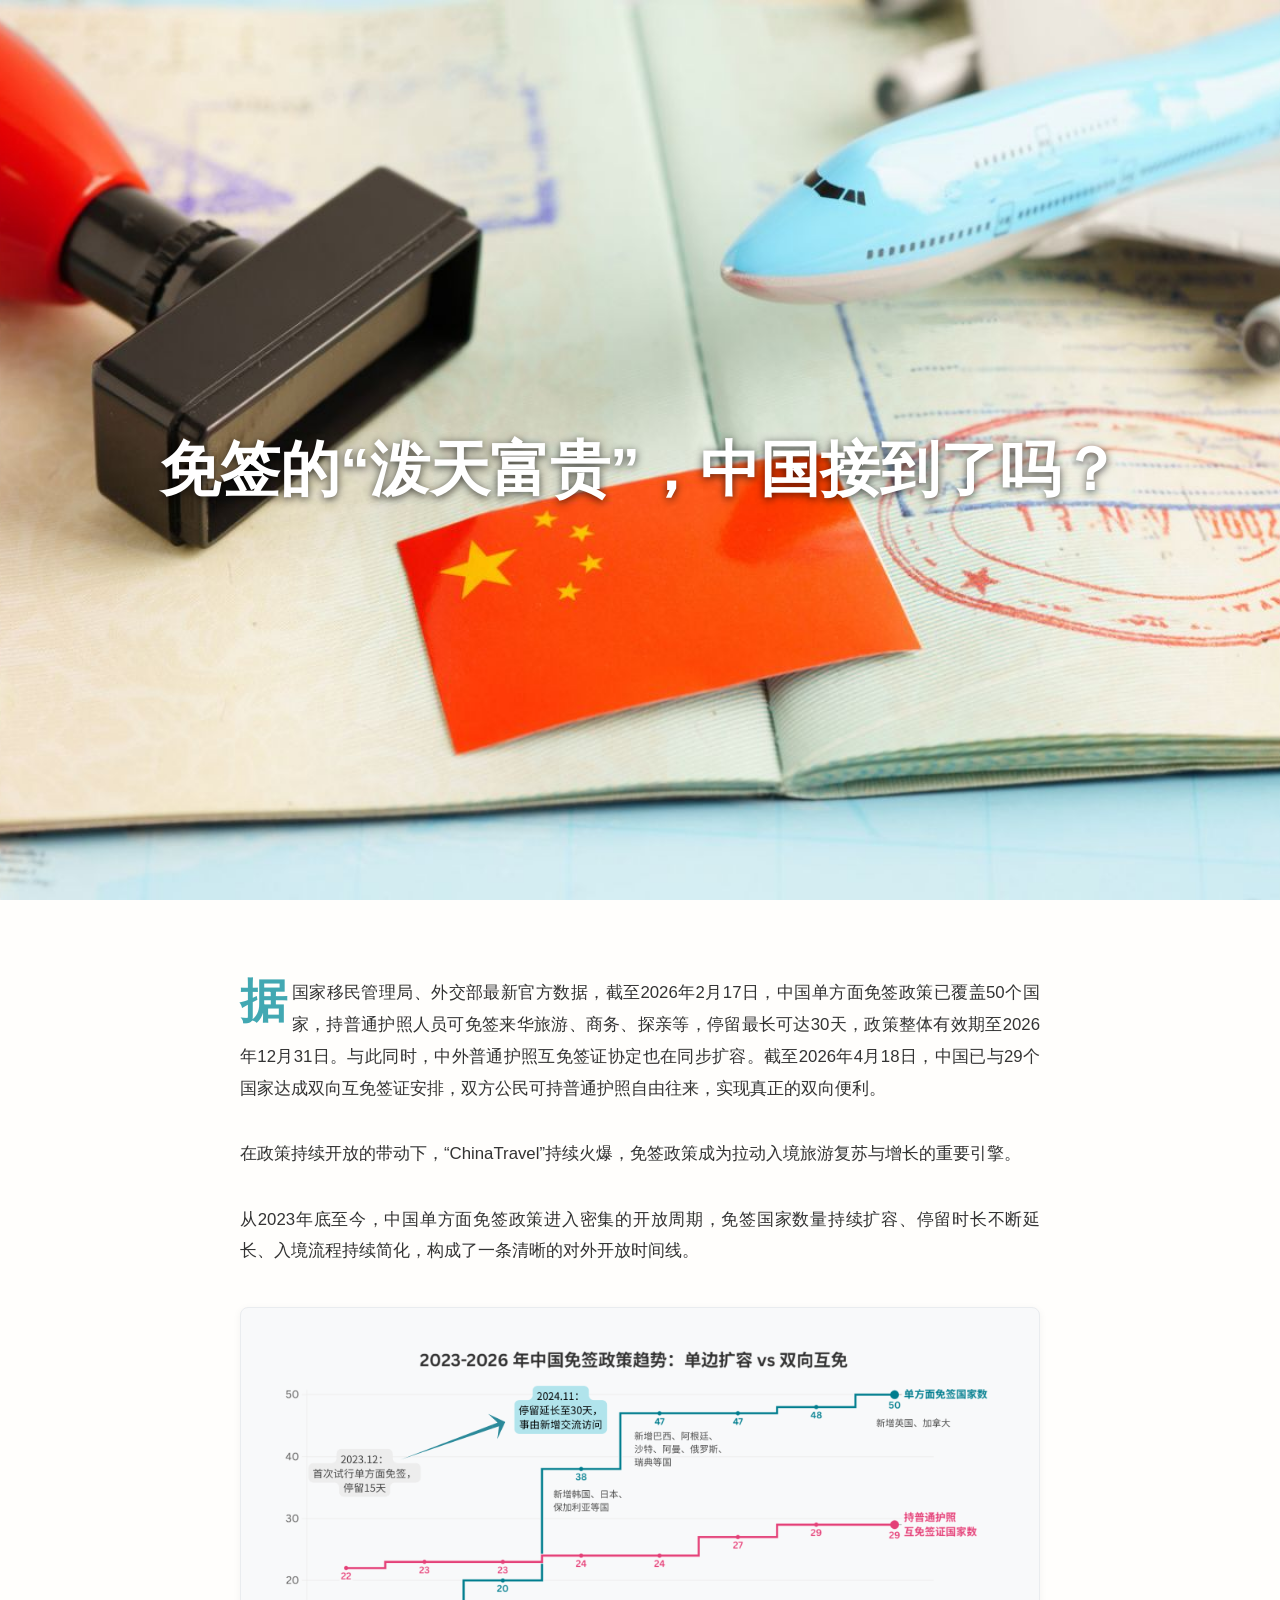
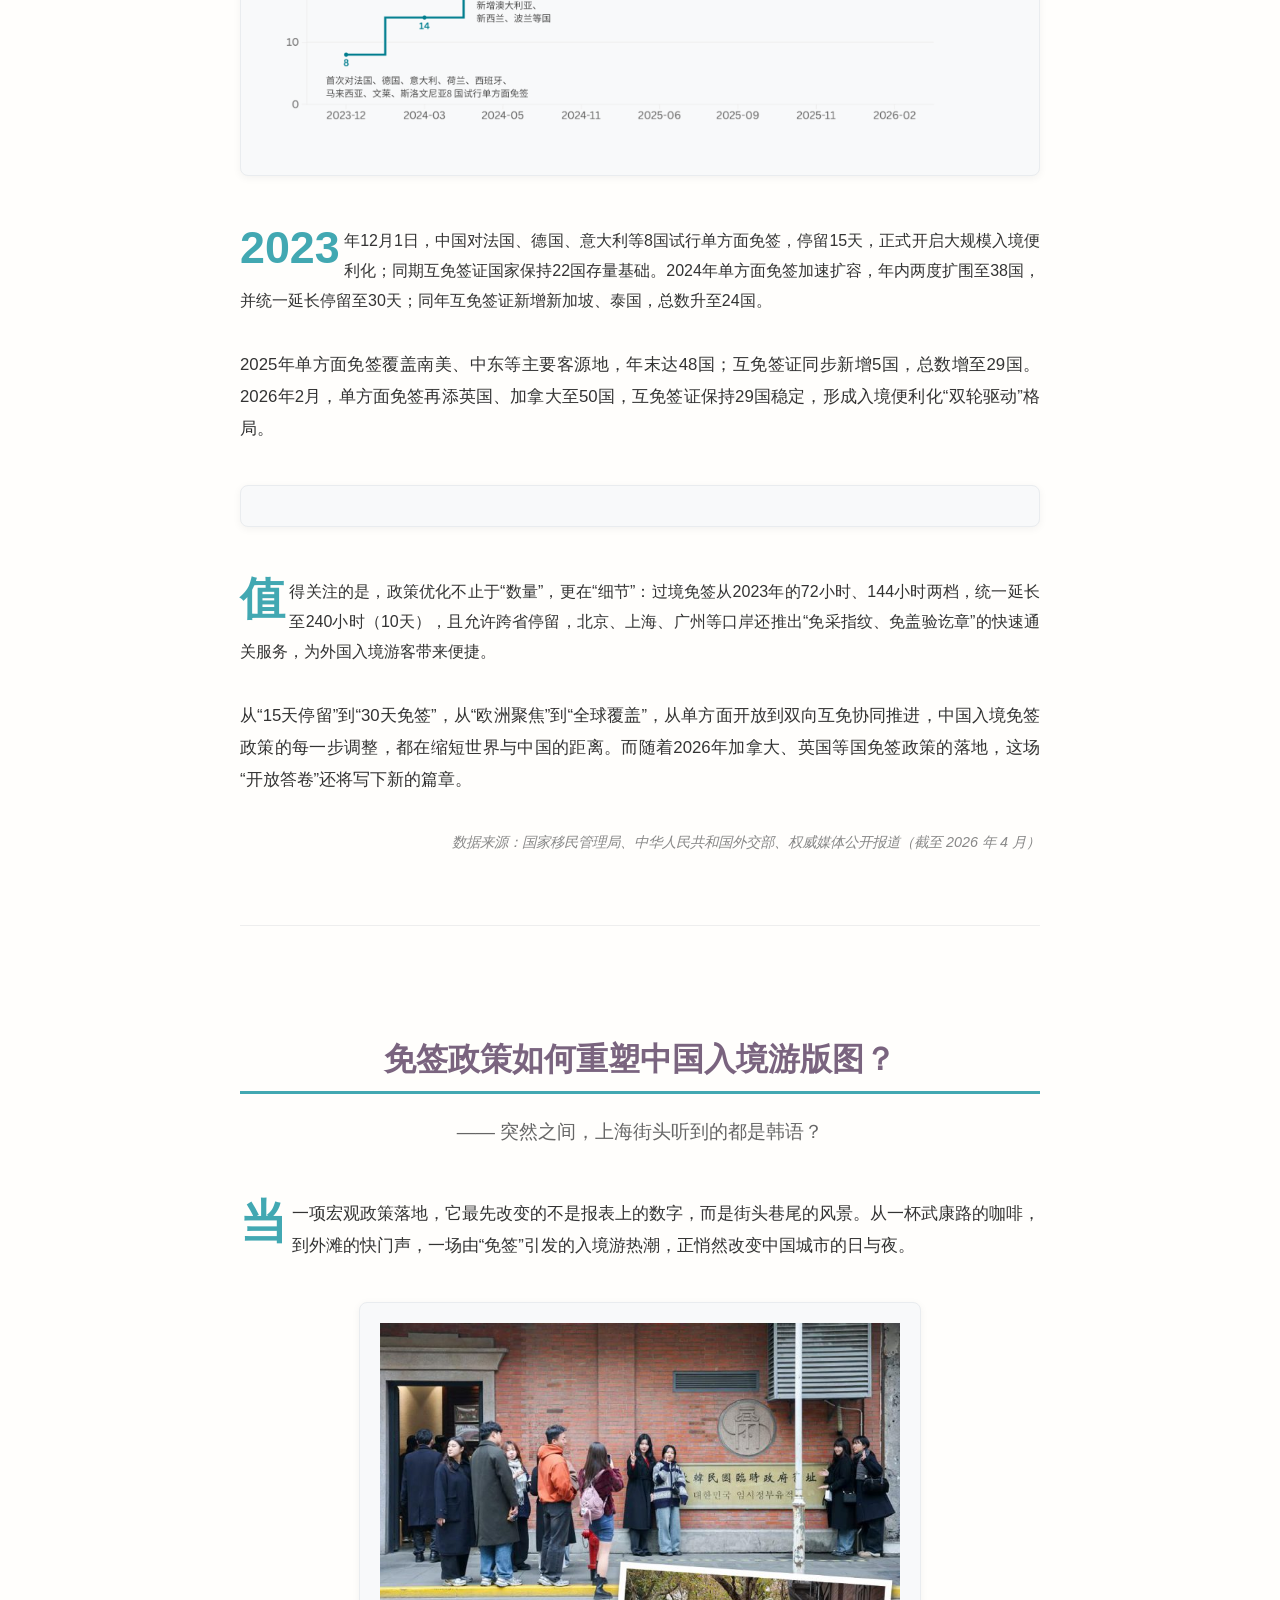
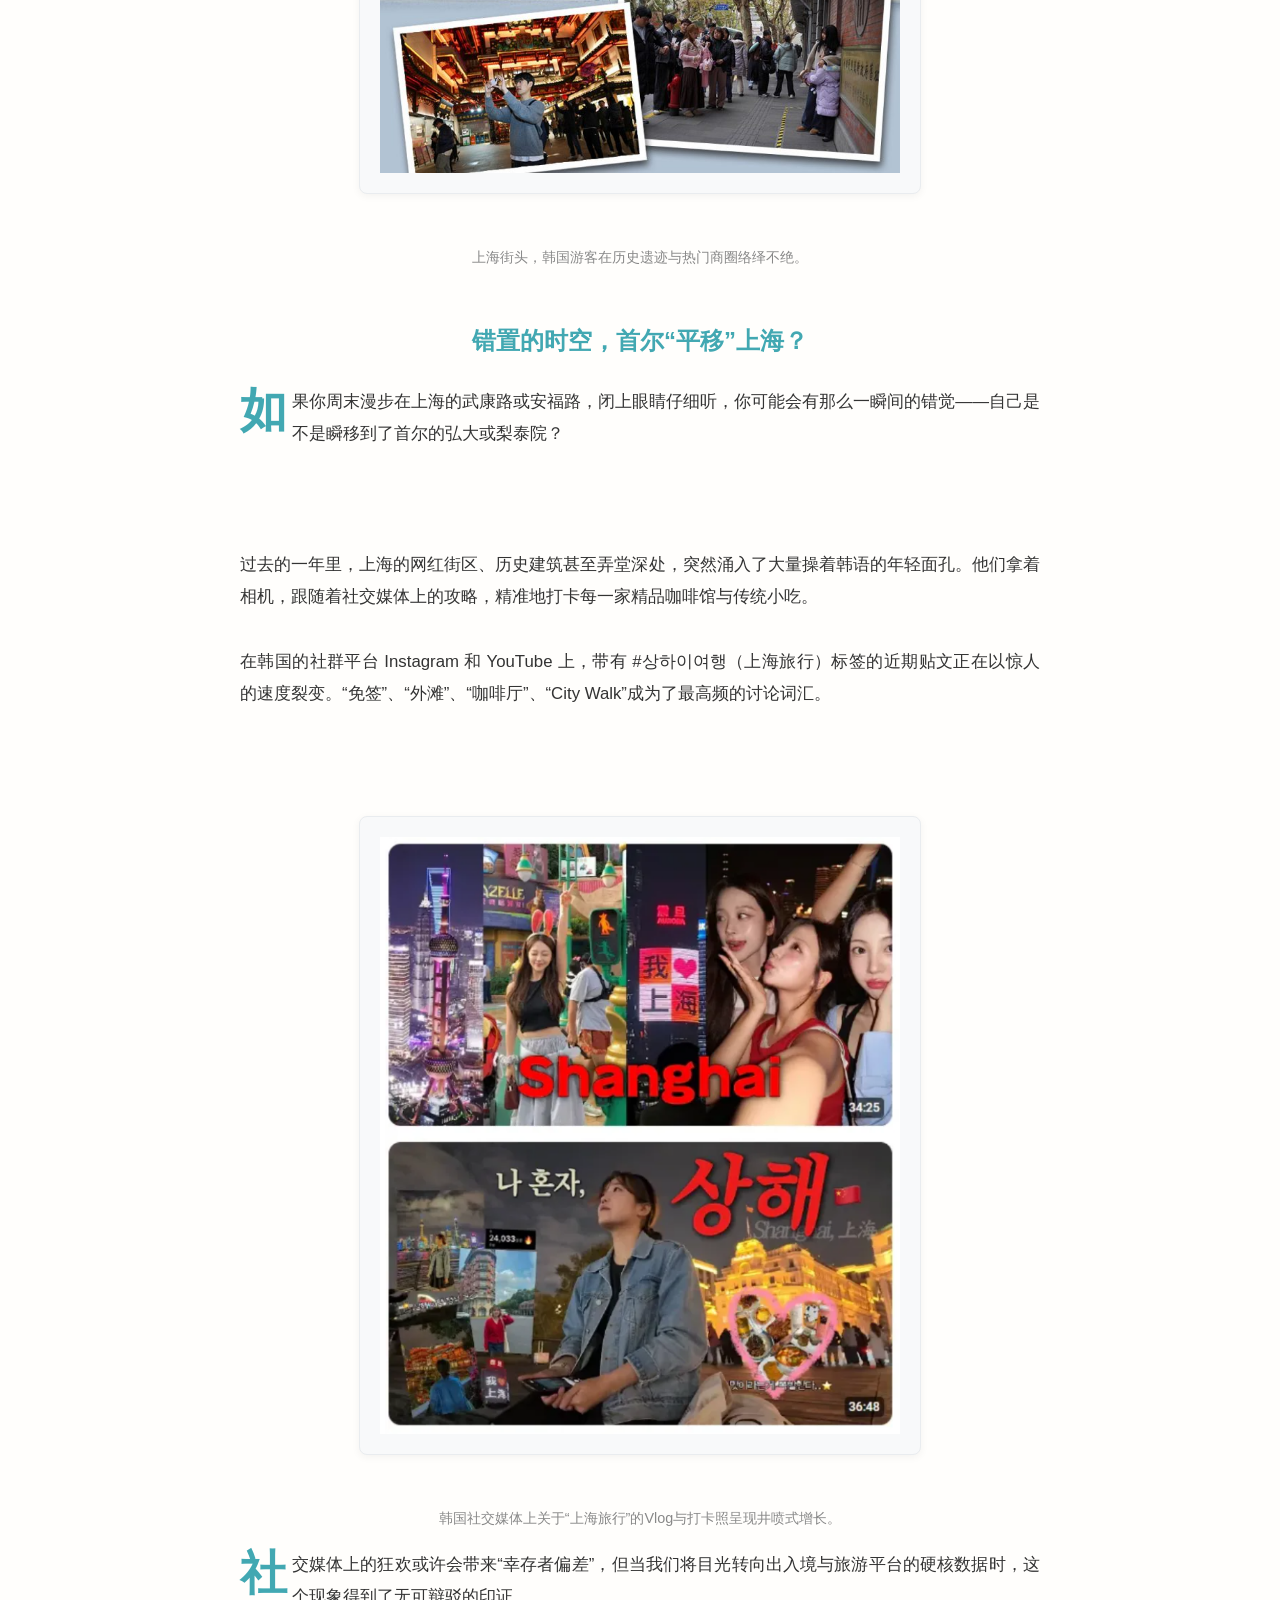
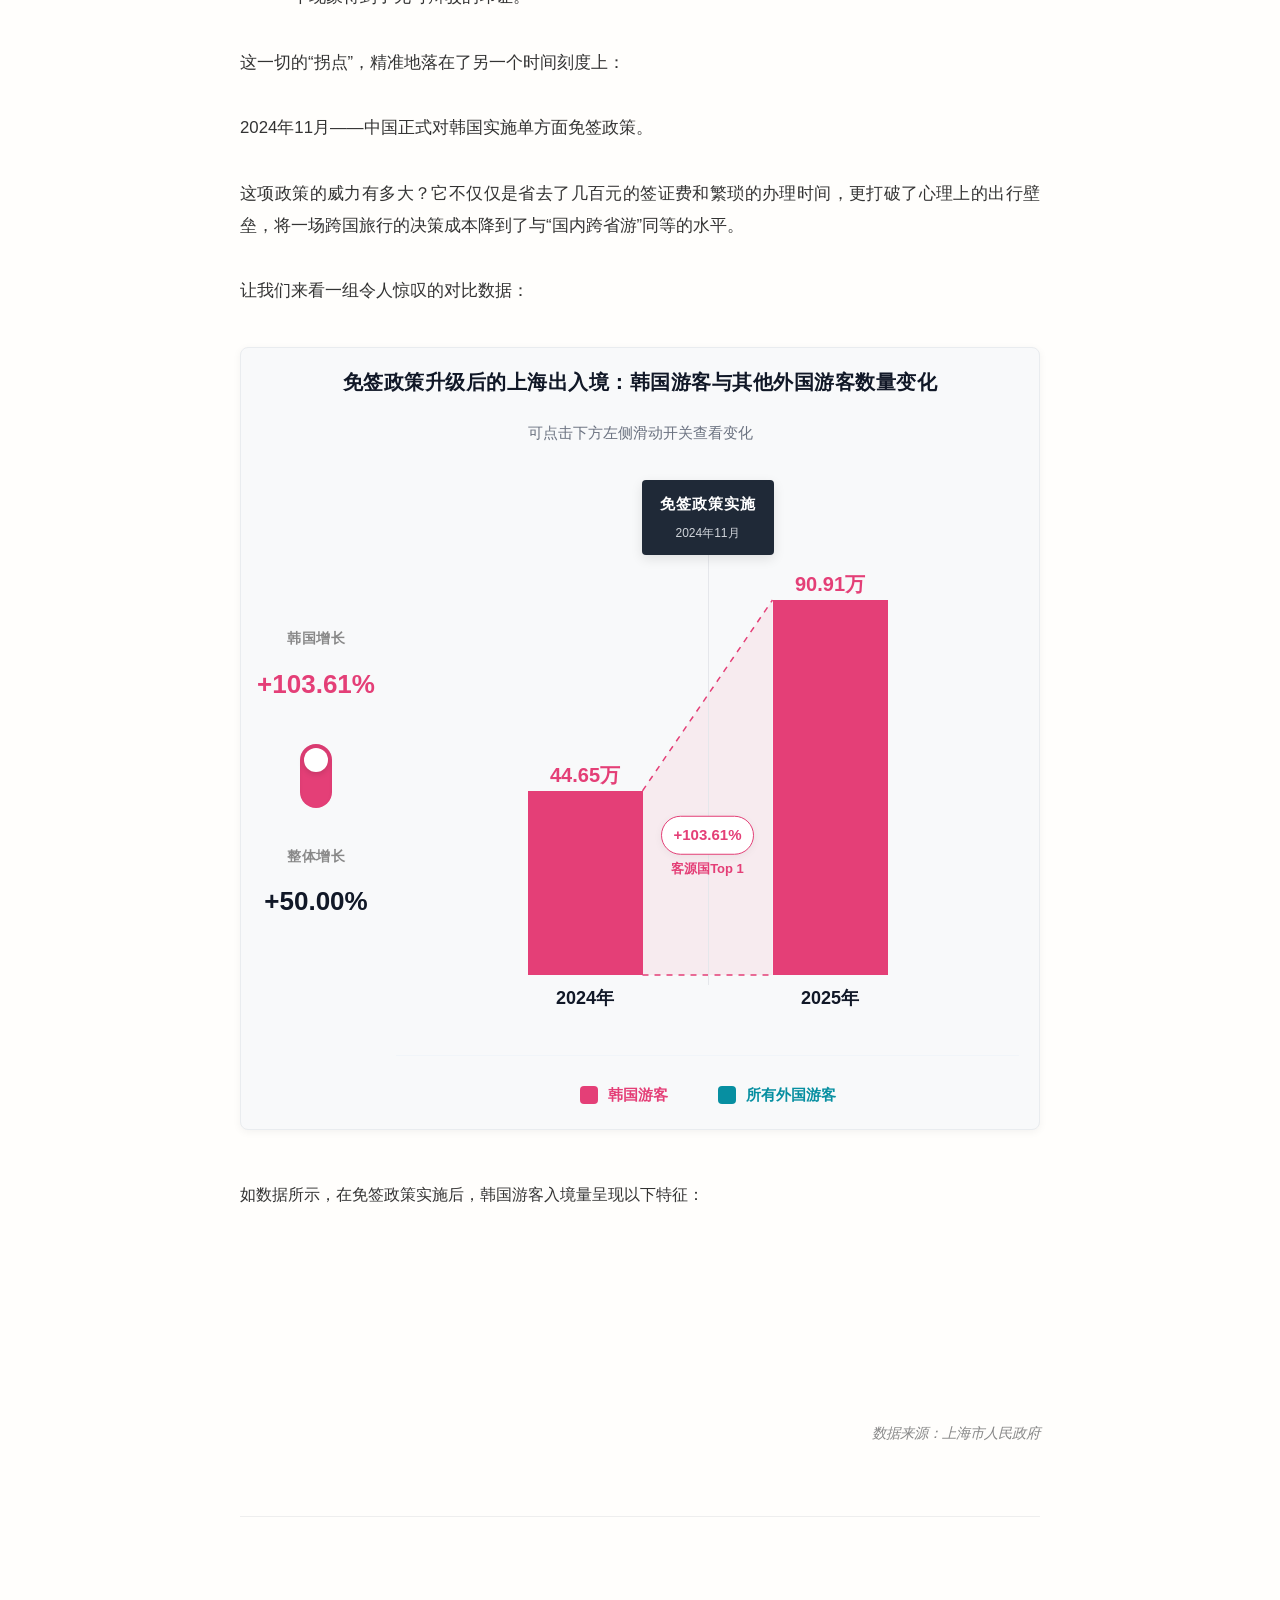
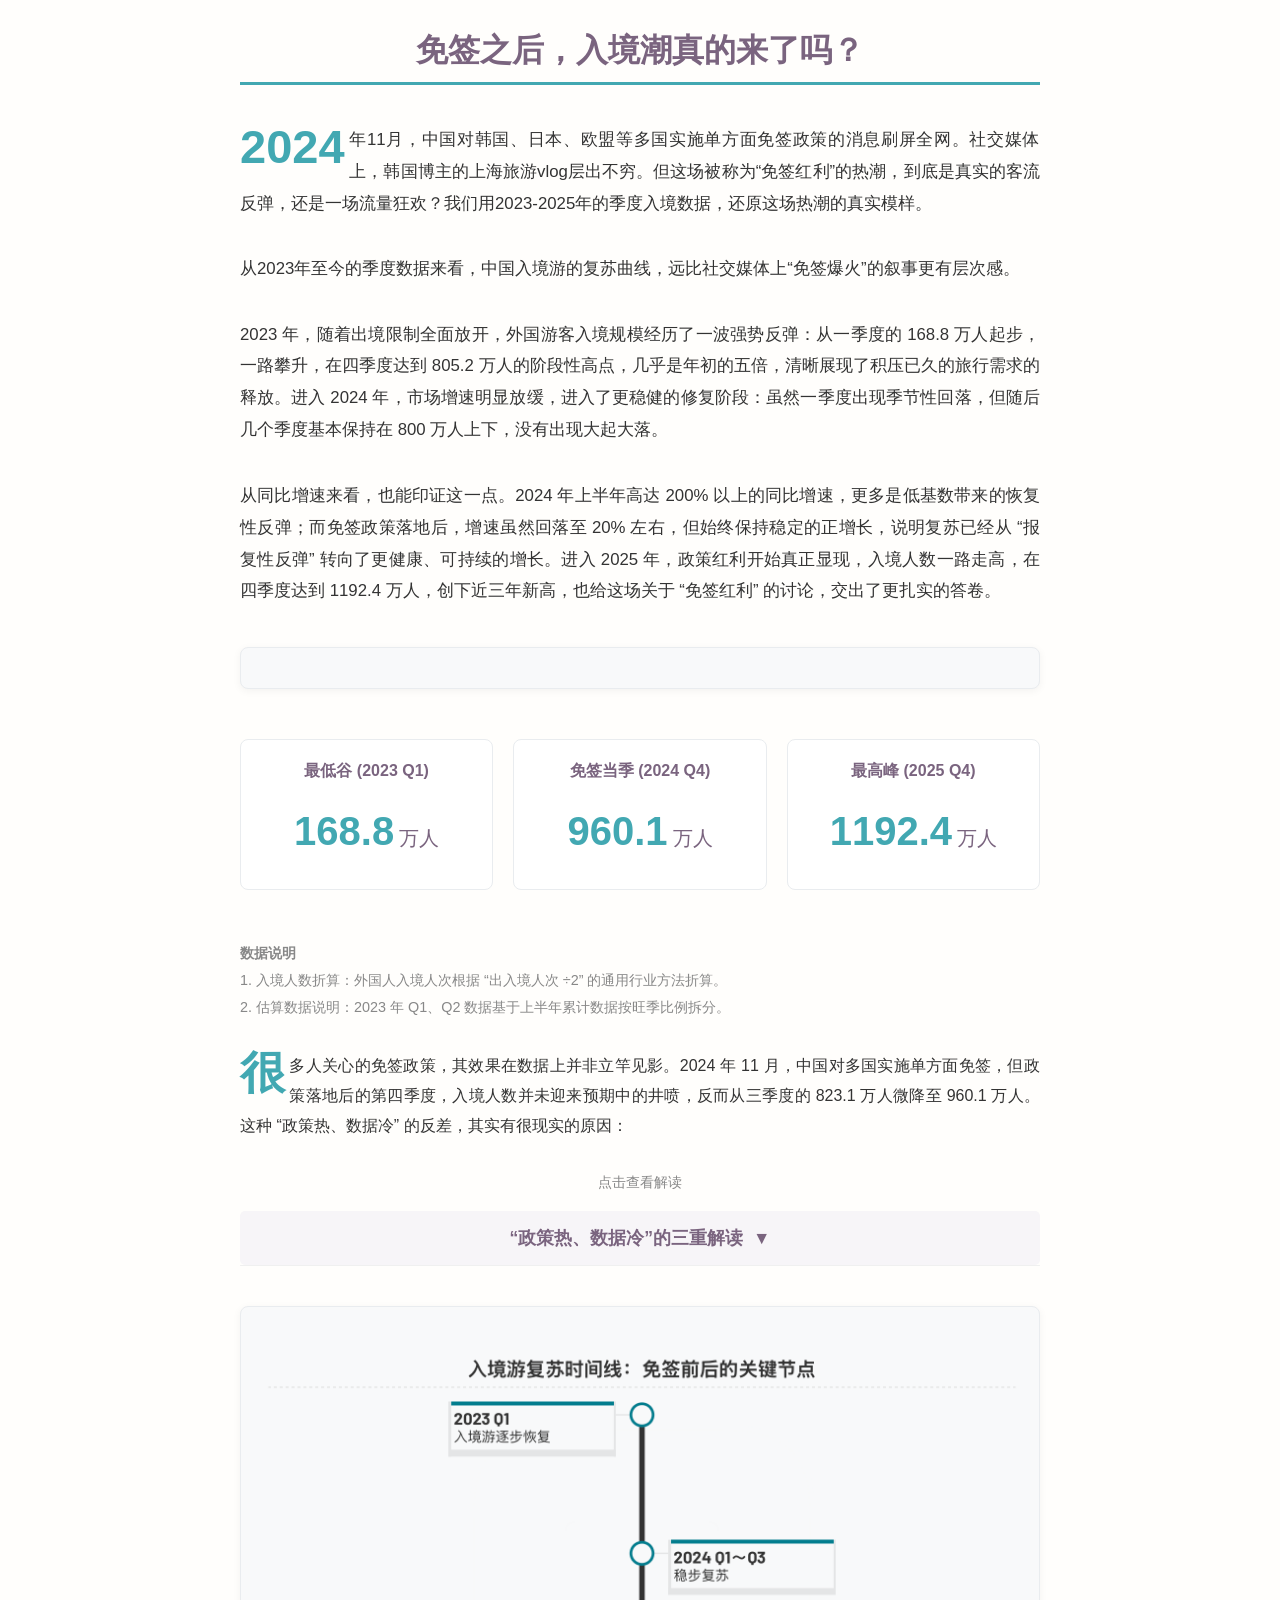
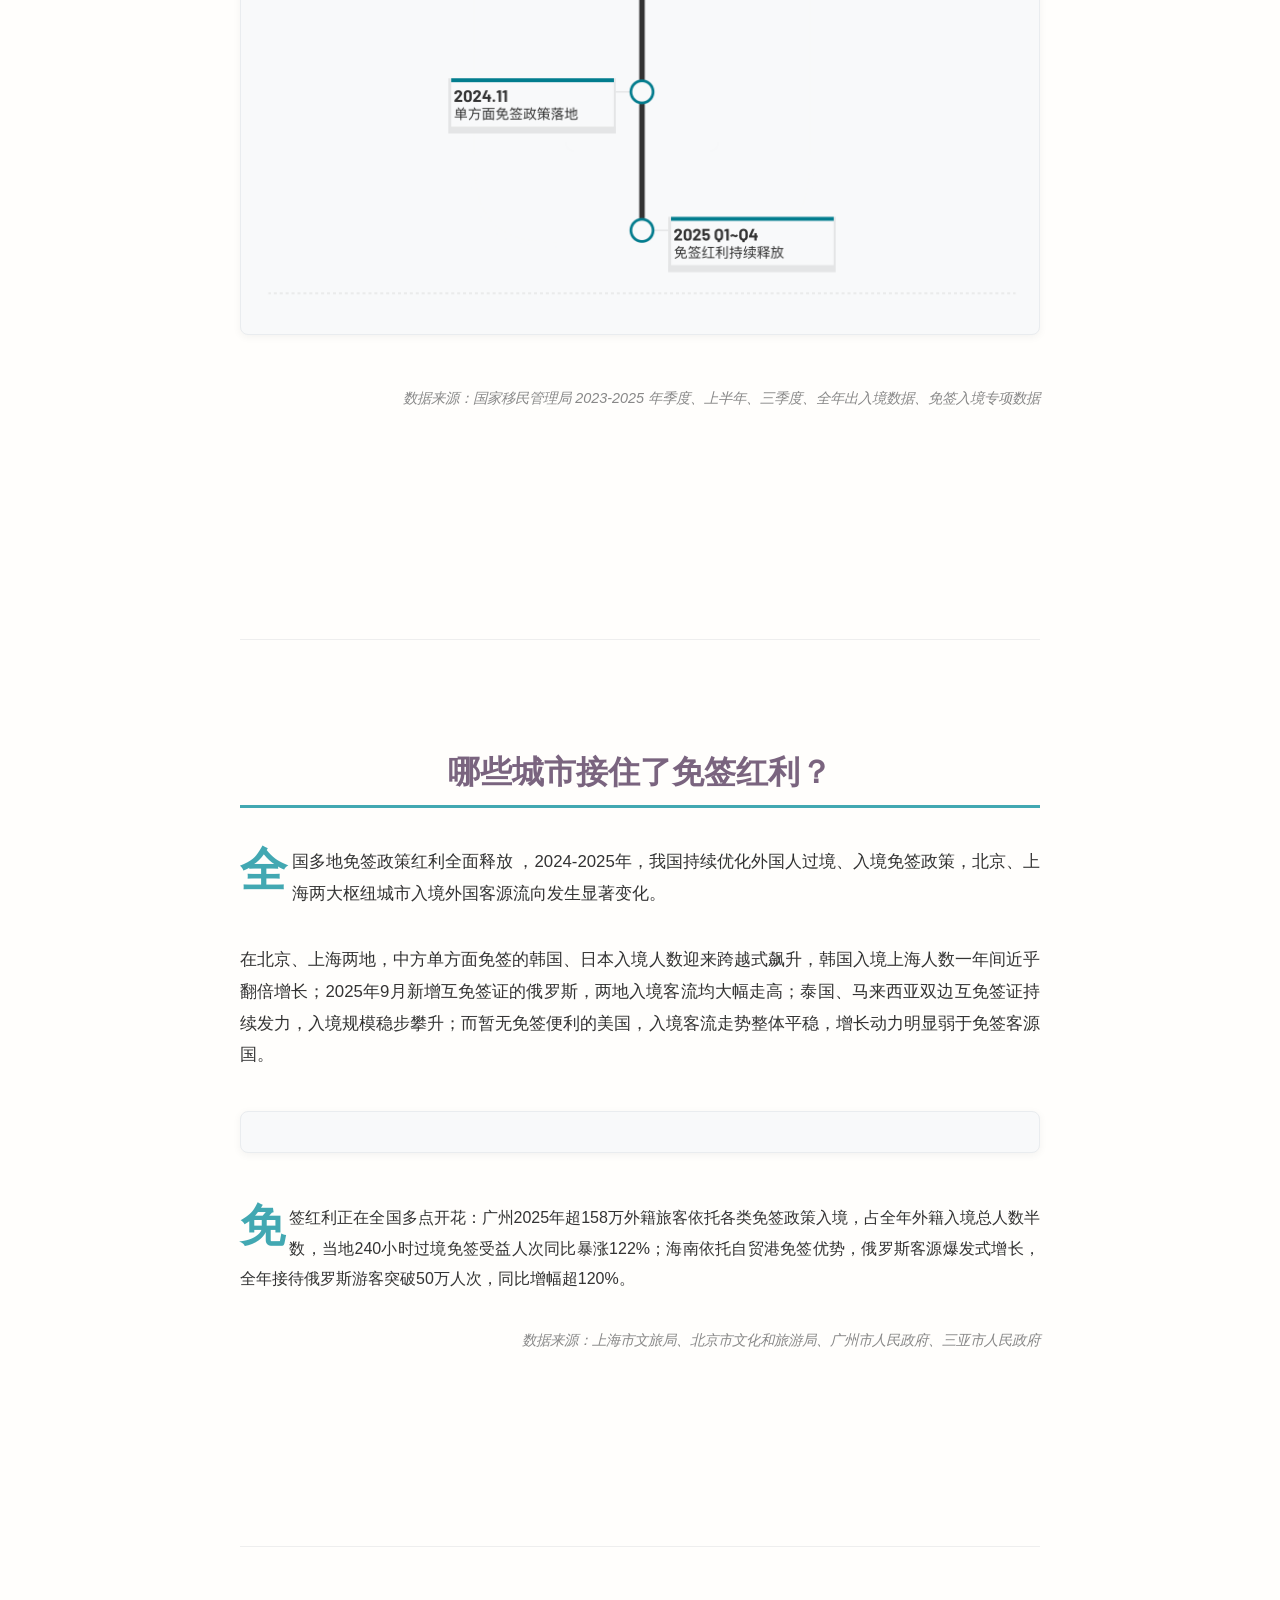
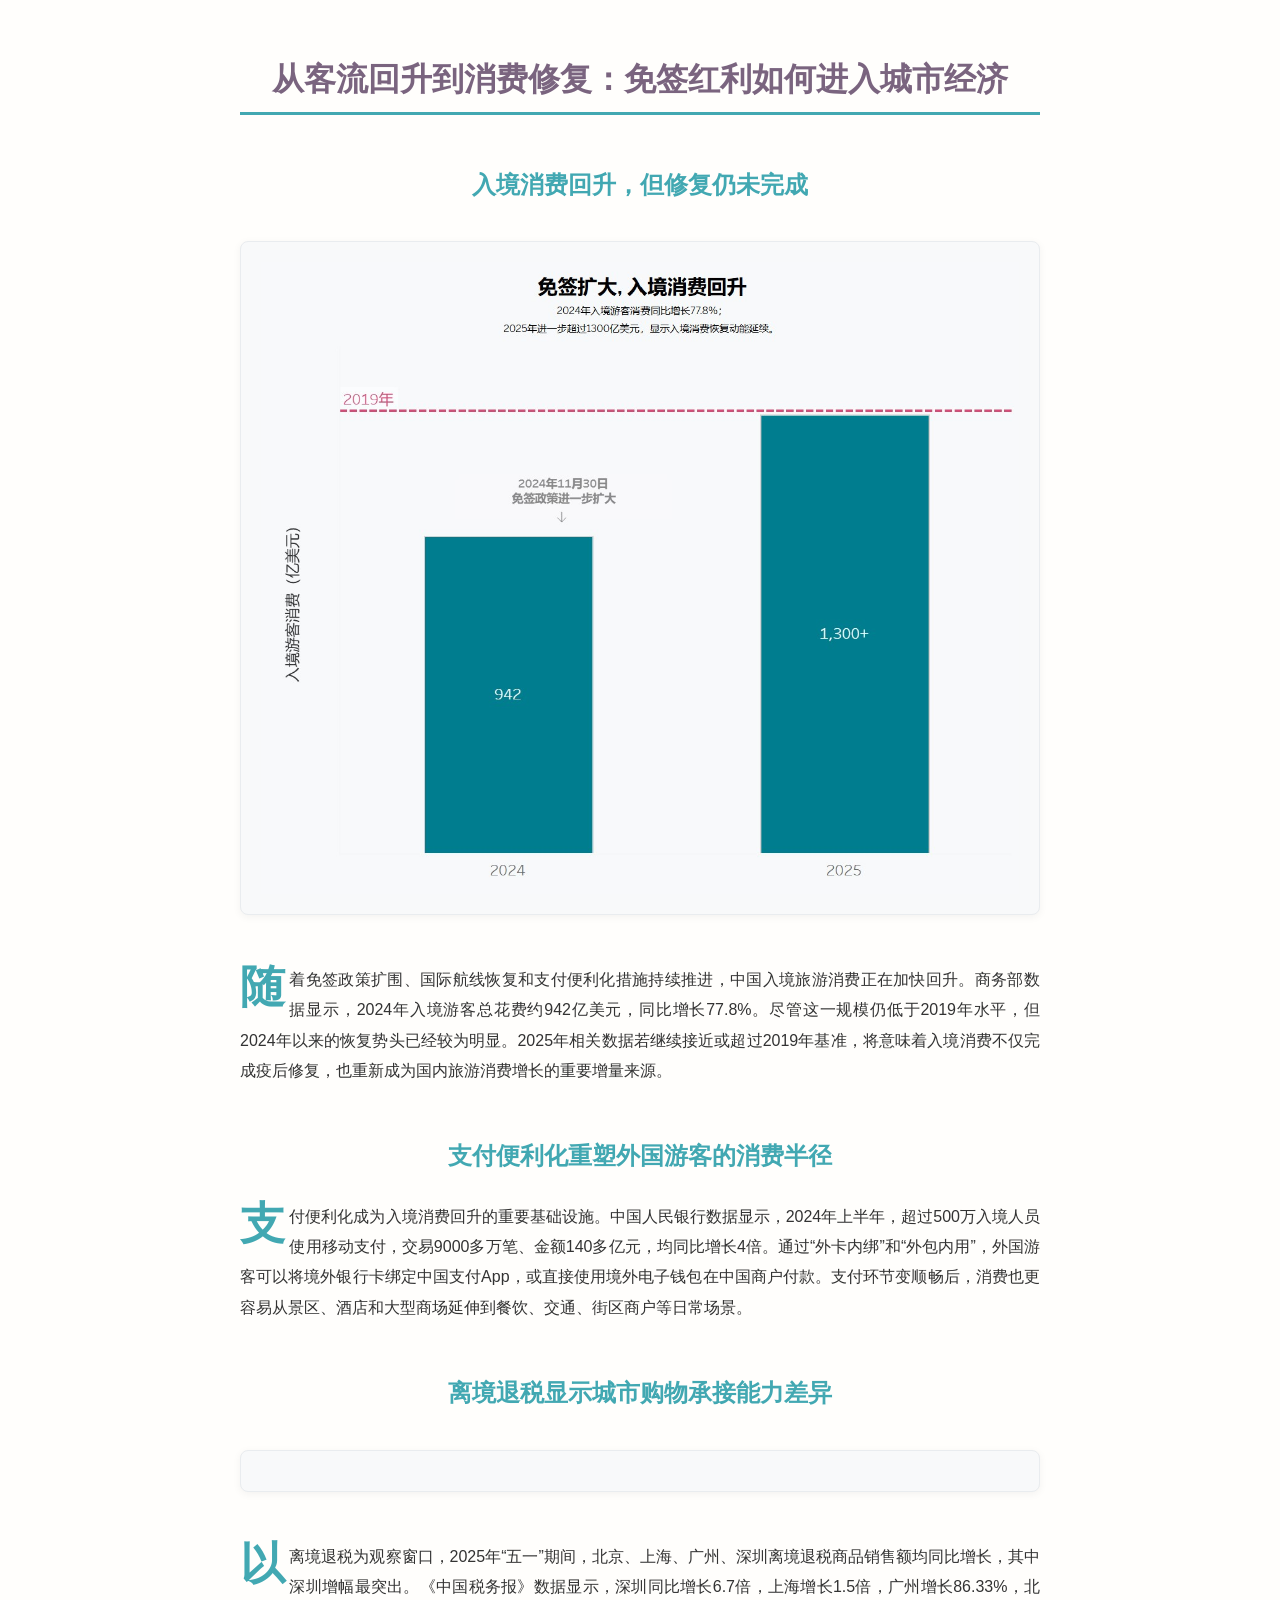
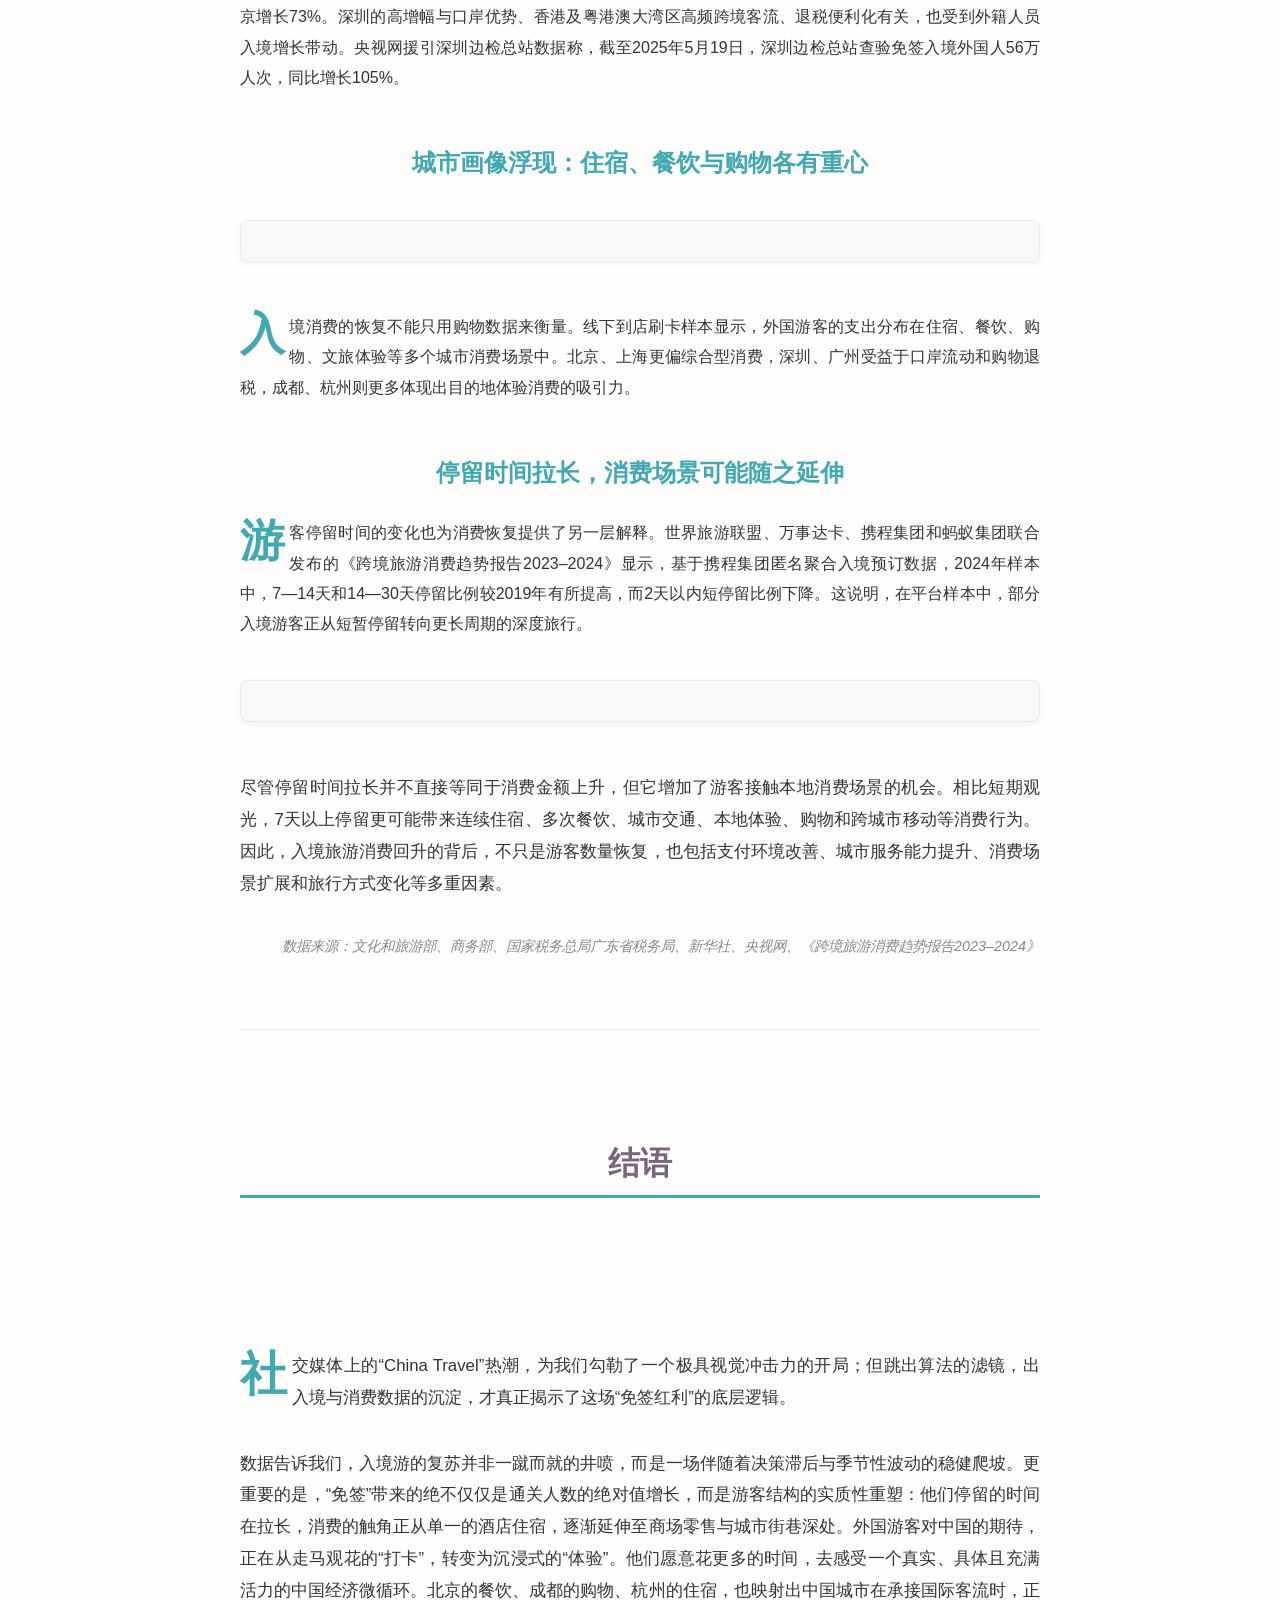
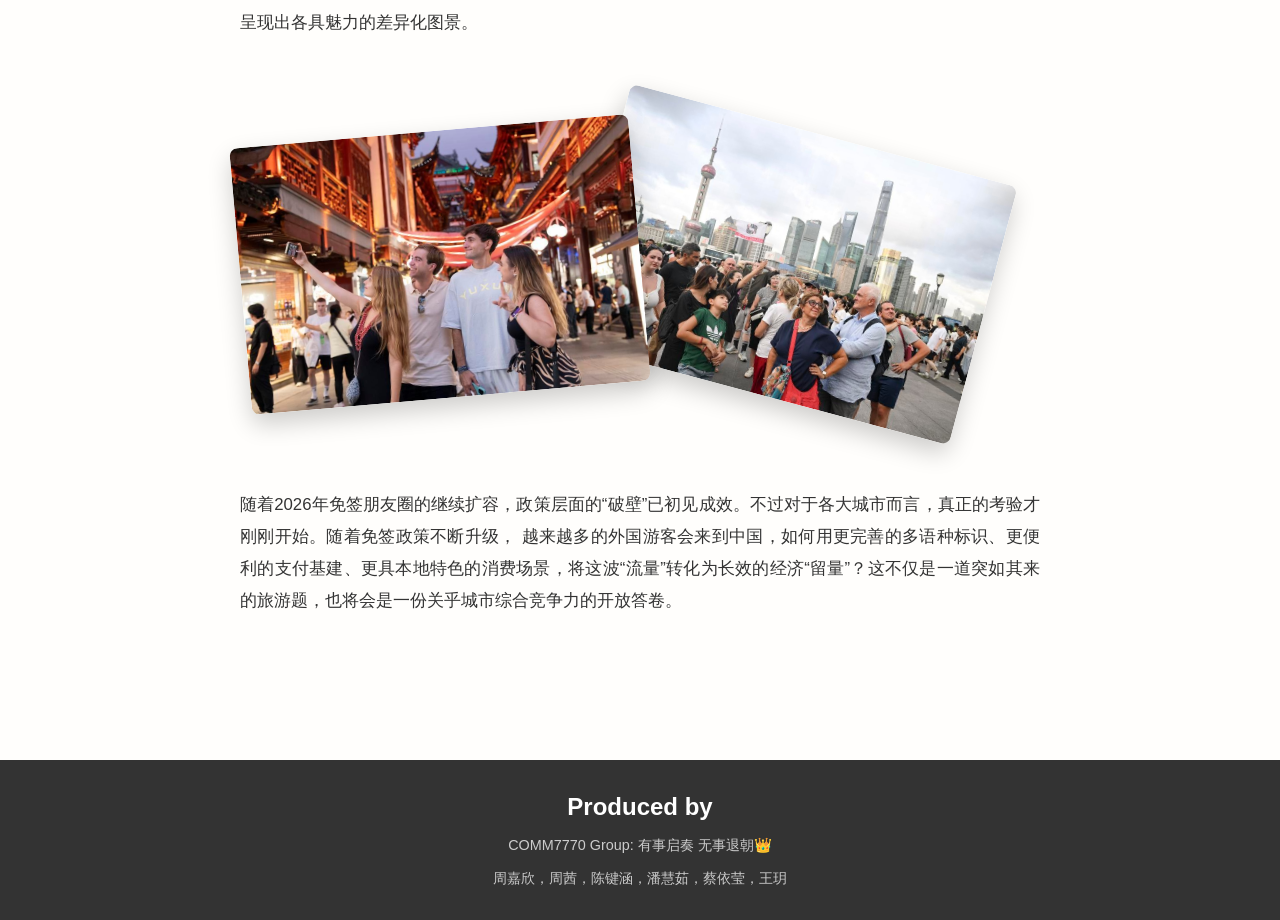
<file: portfolio/visa-free datanews/index.html>
<!DOCTYPE html>
<html lang="zh-CN">
<head>
    <meta charset="UTF-8">
    <meta name="viewport" content="width=device-width, initial-scale=1.0">
    <title>数据新闻：免签的“泼天富贵”，中国接到了吗？</title>
    <link rel="stylesheet" href="style.css">
</head>
<body>
    <!-- 顶部细banner：标题与底图完全淡出后显示 -->
    <div id="top-banner" role="banner" aria-label="页面标题常驻展示">
        <div class="banner-inner">
            <span class="banner-title">免签的“泼天富贵”，中国接到了吗？</span>
        </div>
    </div>

    <!-- 进度条 -->
    <nav id="progress-nav">
        <div id="progress-bar"></div>
        <ul>
            <!-- 已删除回到顶部的圆点 -->
            <li><a href="#part1" data-section="part1"></a></li>
            <li><a href="#part2" data-section="part2"></a></li>
            <li><a href="#part3" data-section="part3"></a></li>
            <li><a href="#part4" data-section="part4"></a></li>
            <li><a href="#part5" data-section="part5"></a></li>
            <li><a href="#part6" data-section="part6"></a></li>
        </ul>
    </nav>

    <div class="header-image-container">
        <header class="main-header">
            <h1>免签的“泼天富贵”，中国接到了吗？</h1>
        </header>
    </div>

    <div class="container" id="main-content-area">
        <!-- Part 1: 政策概览 -->
        <section id="part1" class="content-module">
            <p><span class="drop-cap">据</span>国家移民管理局、外交部最新官方数据，截至2026年2月17日，中国单方面免签政策已覆盖50个国家，持普通护照人员可免签来华旅游、商务、探亲等，停留最长可达30天，政策整体有效期至2026年12月31日。与此同时，中外普通护照互免签证协定也在同步扩容。截至2026年4月18日，中国已与29个国家达成双向互免签证安排，双方公民可持普通护照自由往来，实现真正的双向便利。</p>
            <p>在政策持续开放的带动下，“ChinaTravel”持续火爆，免签政策成为拉动入境旅游复苏与增长的重要引擎。</p>
            <p>从2023年底至今，中国单方面免签政策进入密集的开放周期，免签国家数量持续扩容、停留时长不断延长、入境流程持续简化，构成了一条清晰的对外开放时间线。</p>
            
            <div class="chart-container">
                <img src="images/图1.png" alt="中国入境免签政策时间线与国家数量变化图">
            </div>

            <p class="chart-interpretation"><span class="drop-cap">2023</span>年12月1日，中国对法国、德国、意大利等8国试行单方面免签，停留15天，正式开启大规模入境便利化；同期互免签证国家保持22国存量基础。2024年单方面免签加速扩容，年内两度扩围至38国，并统一延长停留至30天；同年互免签证新增新加坡、泰国，总数升至24国。</p>
            <p>2025年单方面免签覆盖南美、中东等主要客源地，年末达48国；互免签证同步新增5国，总数增至29国。2026年2月，单方面免签再添英国、加拿大至50国，互免签证保持29国稳定，形成入境便利化“双轮驱动”格局。</p>
            
            <div class="chart-container">
                 <div class="flourish-embed flourish-chart chart-content" data-src="visualisation/28569266"><script src="https://public.flourish.studio/resources/embed.js"></script></div>
            </div>
            
            <p class="chart-interpretation"><span class="drop-cap">值</span>得关注的是，政策优化不止于“数量”，更在“细节”：过境免签从2023年的72小时、144小时两档，统一延长至240小时（10天），且允许跨省停留，北京、上海、广州等口岸还推出“免采指纹、免盖验讫章”的快速通关服务，为外国入境游客带来便捷。</p>
            <p>从“15天停留”到“30天免签”，从“欧洲聚焦”到“全球覆盖”，从单方面开放到双向互免协同推进，中国入境免签政策的每一步调整，都在缩短世界与中国的距离。而随着2026年加拿大、英国等国免签政策的落地，这场“开放答卷”还将写下新的篇章。</p>
            <p class="data-source">数据来源：国家移民管理局、中华人民共和国外交部、权威媒体公开报道（截至 2026 年 4 月）</p>
        </section>

        <!-- Part 2: 案例分析 - 上海与韩国游客 -->
        <section id="part2" class="content-module">
            <h2>免签政策如何重塑中国入境游版图？</h2>
            <p class="subtitle">—— 突然之间，上海街头听到的都是韩语？</p>
            <p><span class="drop-cap">当</span>一项宏观政策落地，它最先改变的不是报表上的数字，而是街头巷尾的风景。从⼀杯武康路的咖啡，到外滩的快门声，⼀场由“免签”引发的⼊境游热潮，正悄然改变中国城市的日与夜。</p>
            
            <div class="chart-container">
                <img src="images/韩国1.jpg" alt="上海街头的韩国游客">
            </div>
            <p class="image-caption">上海街头，韩国游客在历史遗迹与热门商圈络绎不绝。</p>
            
            <h3>错置的时空，首尔“平移”上海？</h3>
            <p><span class="drop-cap">如</span>果你周末漫步在上海的武康路或安福路，闭上眼睛仔细听，你可能会有那么一瞬间的错觉——自己是不是瞬移到了首尔的弘大或梨泰院？</p>
            <p id="part2-p-exaggeration" class="text-center special-highlight">这并非夸张。</p>
            <p>过去的一年里，上海的网红街区、历史建筑甚至弄堂深处，突然涌入了大量操着韩语的年轻面孔。他们拿着相机，跟随着社交媒体上的攻略，精准地打卡每一家精品咖啡馆与传统小吃。</p>
            <p>在韩国的社群平台 Instagram 和 YouTube 上，带有 #상하이여행（上海旅行）标签的近期贴文正在以惊人的速度裂变。“免签”、“外滩”、“咖啡厅”、“City Walk”成为了最高频的讨论词汇。</p>
            <p id="part2-highlight" class="text-center special-highlight">上海，这个距离首尔仅需不到两小时航程的城市，正成为韩国年轻人周末微度假的“新顶流”。</p>
            
            <div class="chart-container">
                <img src="images/韩国2.png" alt="韩国社交媒体截图">
            </div>
            <p class="image-caption">韩国社交媒体上关于“上海旅行”的Vlog与打卡照呈现井喷式增长。</p>
            
            <p><span class="drop-cap">社</span>交媒体上的狂欢或许会带来“幸存者偏差”，但当我们将目光转向出入境与旅游平台的硬核数据时，这个现象得到了无可辩驳的印证。</p>
            <p class="text-left">这一切的“拐点”，精准地落在了另一个时间刻度上：</p>
            <p>2024年11月——中国正式对韩国实施单方面免签政策。</p>
            <p>这项政策的威力有多大？它不仅仅是省去了几百元的签证费和繁琐的办理时间，更打破了心理上的出行壁垒，将一场跨国旅行的决策成本降到了与“国内跨省游”同等的水平。</p>
            <p class="text-left">让我们来看一组令人惊叹的对比数据：</p>
            
            <div class="native-chart-wrapper">
                <div class="dashboard-container" id="part2-chart">
                    <div class="chart-header">
                        <h2>免签政策升级后的上海出入境：韩国游客与其他外国游客数量变化</h2>
                        <p>可点击下方左侧滑动开关查看变化</p>
                    </div>
                    <div class="content-wrapper">
                        <div class="sidebar">
                            <div class="stat-group">
                                <div class="stat-label">韩国增长</div>
                                <div class="stat-value color-korea">+103.61%</div>
                            </div>
                            <label class="vertical-toggle">
                                <input type="checkbox" id="focusToggle" checked>
                                <span class="slider"></span>
                            </label>
                            <div class="stat-group">
                                <div class="stat-label">整体增长</div>
                                <div class="stat-value">+50.00%</div>
                            </div>
                        </div>
                        <div class="main-content">
                            <div class="chart-stage" id="chart-stage">
                                <svg class="svg-layer" id="svg-layer">
                                    <polygon id="svg-poly" />
                                    <line id="svg-line-top" stroke-width="1.5" stroke-dasharray="6,6" />
                                    <line id="svg-line-bottom" stroke-width="1.5" stroke-dasharray="6,6" />
                                </svg>
                                
                                <div class="center-badge" id="center-badge">+103.61%</div>
                                <div class="sub-badge" id="sub-badge">客源国Top 1</div>
                
                                <div class="center-axis"></div>
                                <div class="black-badge">
                                    <div class="badge-title">免签政策实施</div>
                                    <div class="badge-date">2024年11月</div>
                                </div>
                                
                                <div class="bar-column col-2024" id="col-2024">
                                    <div class="bar-number" id="num-2024">44.65万</div>
                                    <div class="segment seg-korea" id="korea-2024"></div>
                                    <div class="segment seg-other" id="other-2024"></div>
                                    <div class="year-label">2024年</div>
                                </div>
                                <div class="bar-column col-2025" id="col-2025">
                                    <div class="bar-number" id="num-2025">90.91万</div>
                                    <div class="segment seg-korea" id="korea-2025"></div>
                                    <div class="segment seg-other" id="other-2025"></div>
                                    <div class="year-label">2025年</div>
                                </div>
                            </div>
                            <div class="legend-area">
                                <div class="legend-item">
                                    <div class="color-box korea"></div>
                                    <span class="text-korea">韩国游客</span>
                                </div>
                                <div class="legend-item">
                                    <div class="color-box other"></div>
                                    <span class="text-other">所有外国游客</span>
                                </div>
                            </div>
                        </div>
                    </div>
                </div>
            </div>

            <p class="chart-interpretation">如数据所示，在免签政策实施后，韩国游客入境量呈现以下特征：</p>
            <ul class="key-findings">
                <li class="finding-item"><strong>1. 爆发式增长：</strong>韩国游客人数从 44.65 万人次飙升至 90.91 万人次，增长率高达惊人的 +103.61%。</li>
                <li class="finding-item"><strong>2. 断层式领先：</strong>相比于同期其他外国游客 50.00% 的整体增长率，韩国游客的增幅展现出了压倒性的优势，一跃成为客源国的 Top 1。</li>
            </ul>
             <p class="data-source">数据来源：上海市人民政府</p>
        </section>

        <!-- Part 3: 宏观数据分析 -->
        <section id="part3" class="content-module">
             <h2>免签之后，入境潮真的来了吗？</h2>
            <p><span class="drop-cap">2024</span>年11月，中国对韩国、日本、欧盟等多国实施单方面免签政策的消息刷屏全网。社交媒体上，韩国博主的上海旅游vlog层出不穷。但这场被称为“免签红利”的热潮，到底是真实的客流反弹，还是一场流量狂欢？我们用2023-2025年的季度入境数据，还原这场热潮的真实模样。</p>
            <p>从2023年至今的季度数据来看，中国入境游的复苏曲线，远比社交媒体上“免签爆火”的叙事更有层次感。</p>
            <p>2023 年，随着出境限制全面放开，外国游客入境规模经历了一波强势反弹：从一季度的 168.8 万人起步，一路攀升，在四季度达到 805.2 万人的阶段性高点，几乎是年初的五倍，清晰展现了积压已久的旅行需求的释放。进入 2024 年，市场增速明显放缓，进入了更稳健的修复阶段：虽然一季度出现季节性回落，但随后几个季度基本保持在 800 万人上下，没有出现大起大落。</p>
            <p>从同比增速来看，也能印证这一点。2024 年上半年高达 200% 以上的同比增速，更多是低基数带来的恢复性反弹；而免签政策落地后，增速虽然回落至 20% 左右，但始终保持稳定的正增长，说明复苏已经从 “报复性反弹” 转向了更健康、可持续的增长。进入 2025 年，政策红利开始真正显现，入境人数一路走高，在四季度达到 1192.4 万人，创下近三年新高，也给这场关于 “免签红利” 的讨论，交出了更扎实的答卷。</p>
            
            <div class="chart-container">
                <div class="flourish-embed flourish-chart chart-content" data-src="visualisation/28584907"><script src="https://public.flourish.studio/resources/embed.js"></script></div>
            </div>

            <div class="stats-cards">
                <div class="card"><h4>最低谷 (2023 Q1)</h4><p class="stat-number">168.8<span>万人</span></p></div>
                <div class="card"><h4>免签当季 (2024 Q4)</h4><p class="stat-number">960.1<span>万人</span></p></div>
                <div class="card"><h4>最高峰 (2025 Q4)</h4><p class="stat-number">1192.4<span>万人</span></p></div>
            </div>

            <p class="data-source left-aligned"><strong>数据说明</strong><br>1. 入境人数折算：外国人入境人次根据 “出入境人次 ÷2” 的通用行业方法折算。<br>2. 估算数据说明：2023 年 Q1、Q2 数据基于上半年累计数据按旺季比例拆分。</p>

            <p class="chart-interpretation"><span class="drop-cap">很</span>多人关心的免签政策，其效果在数据上并非立竿见影。2024 年 11 月，中国对多国实施单方面免签，但政策落地后的第四季度，入境人数并未迎来预期中的井喷，反而从三季度的 823.1 万人微降至 960.1 万人。这种 “政策热、数据冷” 的反差，其实有很现实的原因：</p>

            <div class="collapsible-section">
                <p class="chart-toggle-prompt">点击查看解读</p>
                <button class="collapsible-trigger">“政策热、数据冷”的三重解读 <span class="arrow">▼</span></button>
                <div class="collapsible-content">
                    <p><strong>第一，政策生效时间点的影响。</strong>免签政策从 11 月 10 日起实施，整个第四季度里，真正享受到免签便利的只有 11 月和 12 月两个月。政策红利被 10 月的非免签数据 “平均” 了。</p>
                    <p><strong>第二，季节性因素的叠加。</strong>每年第四季度都是北半球的旅游淡季。往年同期的入境数据都会出现不同程度的下滑，而今年的降幅明显收窄，说明免签政策已经在淡季里起到了 “托底” 的作用。</p>
                    <p><strong>第三，游客决策的滞后效应。</strong>大多数国际游客的旅行计划需要提前 1-3 个月预订。因此，政策带来的客流增长，更多会在 2025 年一季度及之后才集中释放。</p>
                </div>
            </div>
            
            <div class="chart-container">
                 <img src="images/图5.png" alt="免签前后的关键节点">
            </div>
            
             <p class="data-source">数据来源：国家移民管理局 2023-2025 年季度、上半年、三季度、全年出入境数据、免签入境专项数据</p>

            <p id="part3-conclusion" class="part-conclusion">免签政策并未带来短期 “暴涨”，但带来了更稳定、更可持续的复苏。入境潮不是瞬间到来，而是逐步走强。</p>
        </section>

        <!-- Part 4: 城市分析 -->
        <section id="part4" class="content-module">
            <h2>哪些城市接住了免签红利？</h2>
            <p><span class="drop-cap">全</span>国多地免签政策红利全面释放 ，2024-2025年，我国持续优化外国人过境、入境免签政策，北京、上海两大枢纽城市入境外国客源流向发生显著变化。</p>
            <p>在北京、上海两地，中方单方面免签的韩国、日本入境人数迎来跨越式飙升，韩国入境上海人数一年间近乎翻倍增长；2025年9月新增互免签证的俄罗斯，两地入境客流均大幅走高；泰国、马来西亚双边互免签证持续发力，入境规模稳步攀升；而暂无免签便利的美国，入境客流走势整体平稳，增长动力明显弱于免签客源国。</p>
            
            <div class="chart-container">
                <div class="flourish-embed flourish-chart chart-content" data-src="visualisation/28584528"><script src="https://public.flourish.studio/resources/embed.js"></script></div>
            </div>

            <p class="chart-interpretation"><span class="drop-cap">免</span>签红利正在全国多点开花：广州2025年超158万外籍旅客依托各类免签政策入境，占全年外籍入境总人数半数，当地240小时过境免签受益人次同比暴涨122%；海南依托自贸港免签优势，俄罗斯客源爆发式增长，全年接待俄罗斯游客突破50万人次，同比增幅超120%。</p>
            
            <p class="data-source">数据来源：上海市文旅局、北京市文化和旅游局、广州市人民政府、三亚市人民政府</p>
            
            <p id="part4-conclusion" class="part-conclusion">一系列签证便利化举措，正在持续拉动跨境文旅复苏，重塑我国入境旅游客源格局。</p>
        </section>

        <!-- Part 5: 经济影响分析 -->
        <section id="part5" class="content-module">
            <h2>从客流回升到消费修复：免签红利如何进入城市经济</h2>
            <h3>入境消费回升，但修复仍未完成</h3>
            <div class="chart-container">
                <img src="images/图7.jpg" alt="免签消费图">
            </div>
            
            <p class="chart-interpretation"><span class="drop-cap">随</span>着免签政策扩围、国际航线恢复和支付便利化措施持续推进，中国入境旅游消费正在加快回升。商务部数据显示，2024年入境游客总花费约942亿美元，同比增长77.8%。尽管这一规模仍低于2019年水平，但2024年以来的恢复势头已经较为明显。2025年相关数据若继续接近或超过2019年基准，将意味着入境消费不仅完成疫后修复，也重新成为国内旅游消费增长的重要增量来源。</p>

            <h3>支付便利化重塑外国游客的消费半径</h3>
            <p class="chart-interpretation"><span class="drop-cap">支</span>付便利化成为入境消费回升的重要基础设施。中国人民银行数据显示，2024年上半年，超过500万入境人员使用移动支付，交易9000多万笔、金额140多亿元，均同比增长4倍。通过“外卡内绑”和“外包内用”，外国游客可以将境外银行卡绑定中国支付App，或直接使用境外电子钱包在中国商户付款。支付环节变顺畅后，消费也更容易从景区、酒店和大型商场延伸到餐饮、交通、街区商户等日常场景。</p>

            <h3>离境退税显示城市购物承接能力差异</h3>
            <div class="chart-container">
                <div class="flourish-embed flourish-chart chart-content" data-src="visualisation/28696010"><script src="https://public.flourish.studio/resources/embed.js"></script></div>
            </div>
            <p class="chart-interpretation"><span class="drop-cap">以</span>离境退税为观察窗口，2025年“五一”期间，北京、上海、广州、深圳离境退税商品销售额均同比增长，其中深圳增幅最突出。《中国税务报》数据显示，深圳同比增长6.7倍，上海增长1.5倍，广州增长86.33%，北京增长73%。深圳的高增幅与口岸优势、香港及粤港澳大湾区高频跨境客流、退税便利化有关，也受到外籍人员入境增长带动。央视网援引深圳边检总站数据称，截至2025年5月19日，深圳边检总站查验免签入境外国人56万人次，同比增长105%。</p>

            <h3>城市画像浮现：住宿、餐饮与购物各有重心</h3>
            <div class="chart-container">
                <div class="flourish-embed flourish-chart chart-content" data-src="visualisation/28600055"><script src="https://public.flourish.studio/resources/embed.js"></script></div>
            </div>
            <p class="chart-interpretation"><span class="drop-cap">入</span>境消费的恢复不能只用购物数据来衡量。线下到店刷卡样本显示，外国游客的支出分布在住宿、餐饮、购物、文旅体验等多个城市消费场景中。北京、上海更偏综合型消费，深圳、广州受益于口岸流动和购物退税，成都、杭州则更多体现出目的地体验消费的吸引力。</p>

            <h3>停留时间拉长，消费场景可能随之延伸</h3>
            <p class="chart-interpretation"><span class="drop-cap">游</span>客停留时间的变化也为消费恢复提供了另一层解释。世界旅游联盟、万事达卡、携程集团和蚂蚁集团联合发布的《跨境旅游消费趋势报告2023–2024》显示，基于携程集团匿名聚合入境预订数据，2024年样本中，7—14天和14—30天停留比例较2019年有所提高，而2天以内短停留比例下降。这说明，在平台样本中，部分入境游客正从短暂停留转向更长周期的深度旅行。</p>
            <div class="chart-container">
                <div class="flourish-embed flourish-chart chart-content" data-src="visualisation/28599736"><script src="https://public.flourish.studio/resources/embed.js"></script></div>
            </div>
            <p>尽管停留时间拉长并不直接等同于消费金额上升，但它增加了游客接触本地消费场景的机会。相比短期观光，7天以上停留更可能带来连续住宿、多次餐饮、城市交通、本地体验、购物和跨城市移动等消费行为。因此，入境旅游消费回升的背后，不只是游客数量恢复，也包括支付环境改善、城市服务能力提升、消费场景扩展和旅行方式变化等多重因素。</p>
            <p class="data-source">数据来源：文化和旅游部、商务部、国家税务总局广东省税务局、新华社、央视网、《跨境旅游消费趋势报告2023–2024》</p>
        </section>

        <!-- Part 6: 结语 (已更新) -->
        <section id="part6" class="content-module">
            <h2>结语</h2>
            <p id="part6-conclusion" class="part-conclusion">从“流量狂欢”到“留量深耕”，免签重塑的不仅是旅游版图</p>
            <p><span class="drop-cap">社</span>交媒体上的“China Travel”热潮，为我们勾勒了一个极具视觉冲击力的开局；但跳出算法的滤镜，出入境与消费数据的沉淀，才真正揭示了这场“免签红利”的底层逻辑。</p>
            <p>数据告诉我们，入境游的复苏并非一蹴而就的井喷，而是一场伴随着决策滞后与季节性波动的稳健爬坡。更重要的是，“免签”带来的绝不仅仅是通关人数的绝对值增长，而是游客结构的实质性重塑：他们停留的时间在拉长，消费的触角正从单一的酒店住宿，逐渐延伸至商场零售与城市街巷深处。外国游客对中国的期待，正在从走马观花的“打卡”，转变为沉浸式的“体验”。他们愿意花更多的时间，去感受一个真实、具体且充满活力的中国经济微循环。北京的餐饮、成都的购物、杭州的住宿，也映射出中国城市在承接国际客流时，正呈现出各具魅力的差异化图景。</p>
            
            <div class="conclusion-images">
                <img src="images/尾图1.jfif" alt="结论配图1" class="conclusion-img-1">
                <img src="images/尾图2.jfif" alt="结论配图2" class="conclusion-img-2">
            </div>

            <p>随着2026年免签朋友圈的继续扩容，政策层面的“破壁”已初见成效。不过对于各大城市而言，真正的考验才刚刚开始。随着免签政策不断升级， 越来越多的外国游客会来到中国，如何用更完善的多语种标识、更便利的支付基建、更具本地特色的消费场景，将这波“流量”转化为长效的经济“留量”？这不仅是一道突如其来的旅游题，也将会是一份关乎城市综合竞争力的开放答卷。</p>
        </section>
    </div>

    <footer class="main-footer">
        <h3>Produced by</h3>
        <p>COMM7770 Group: 有事启奏 无事退朝👑</p>
        <p>周嘉欣，周茜，陈键涵，潘慧茹，蔡依莹，王玥</p>
    </footer>

    <script src="script.js"></script>
</body>
</html>
</file>
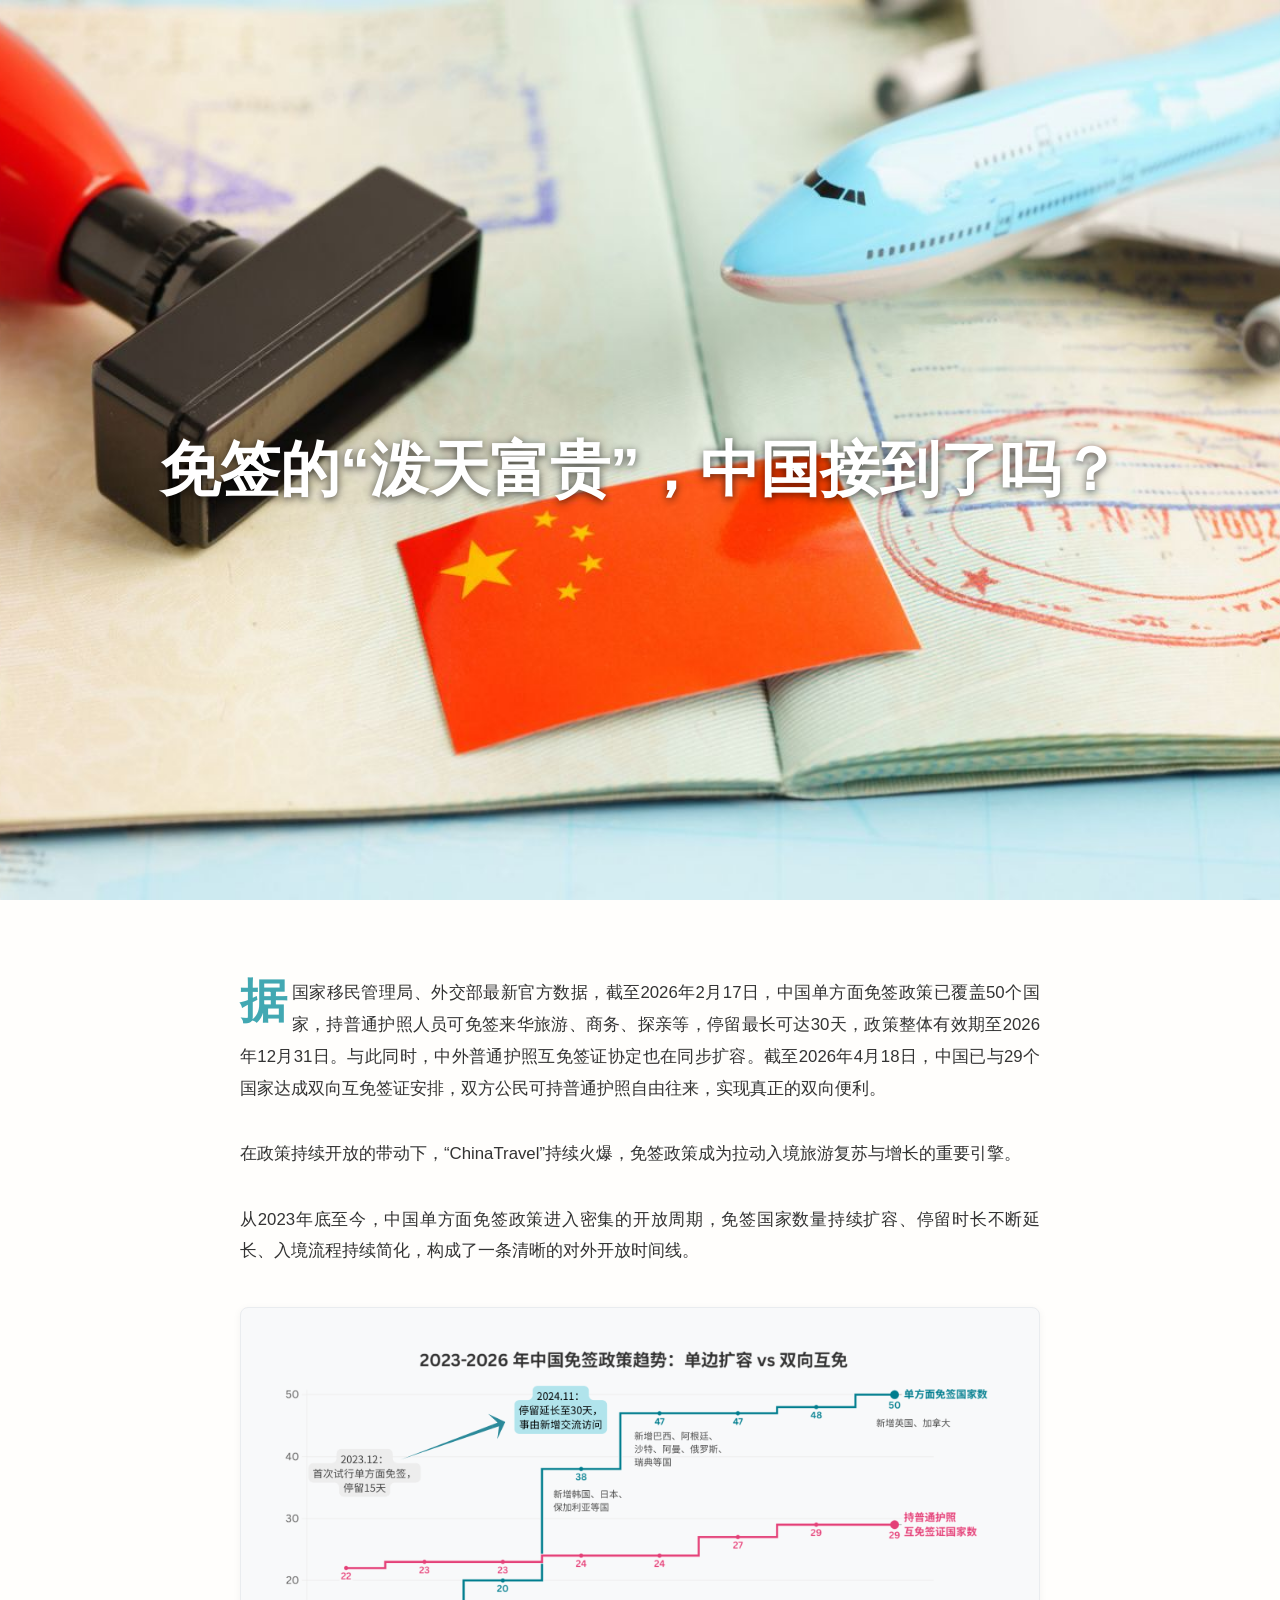
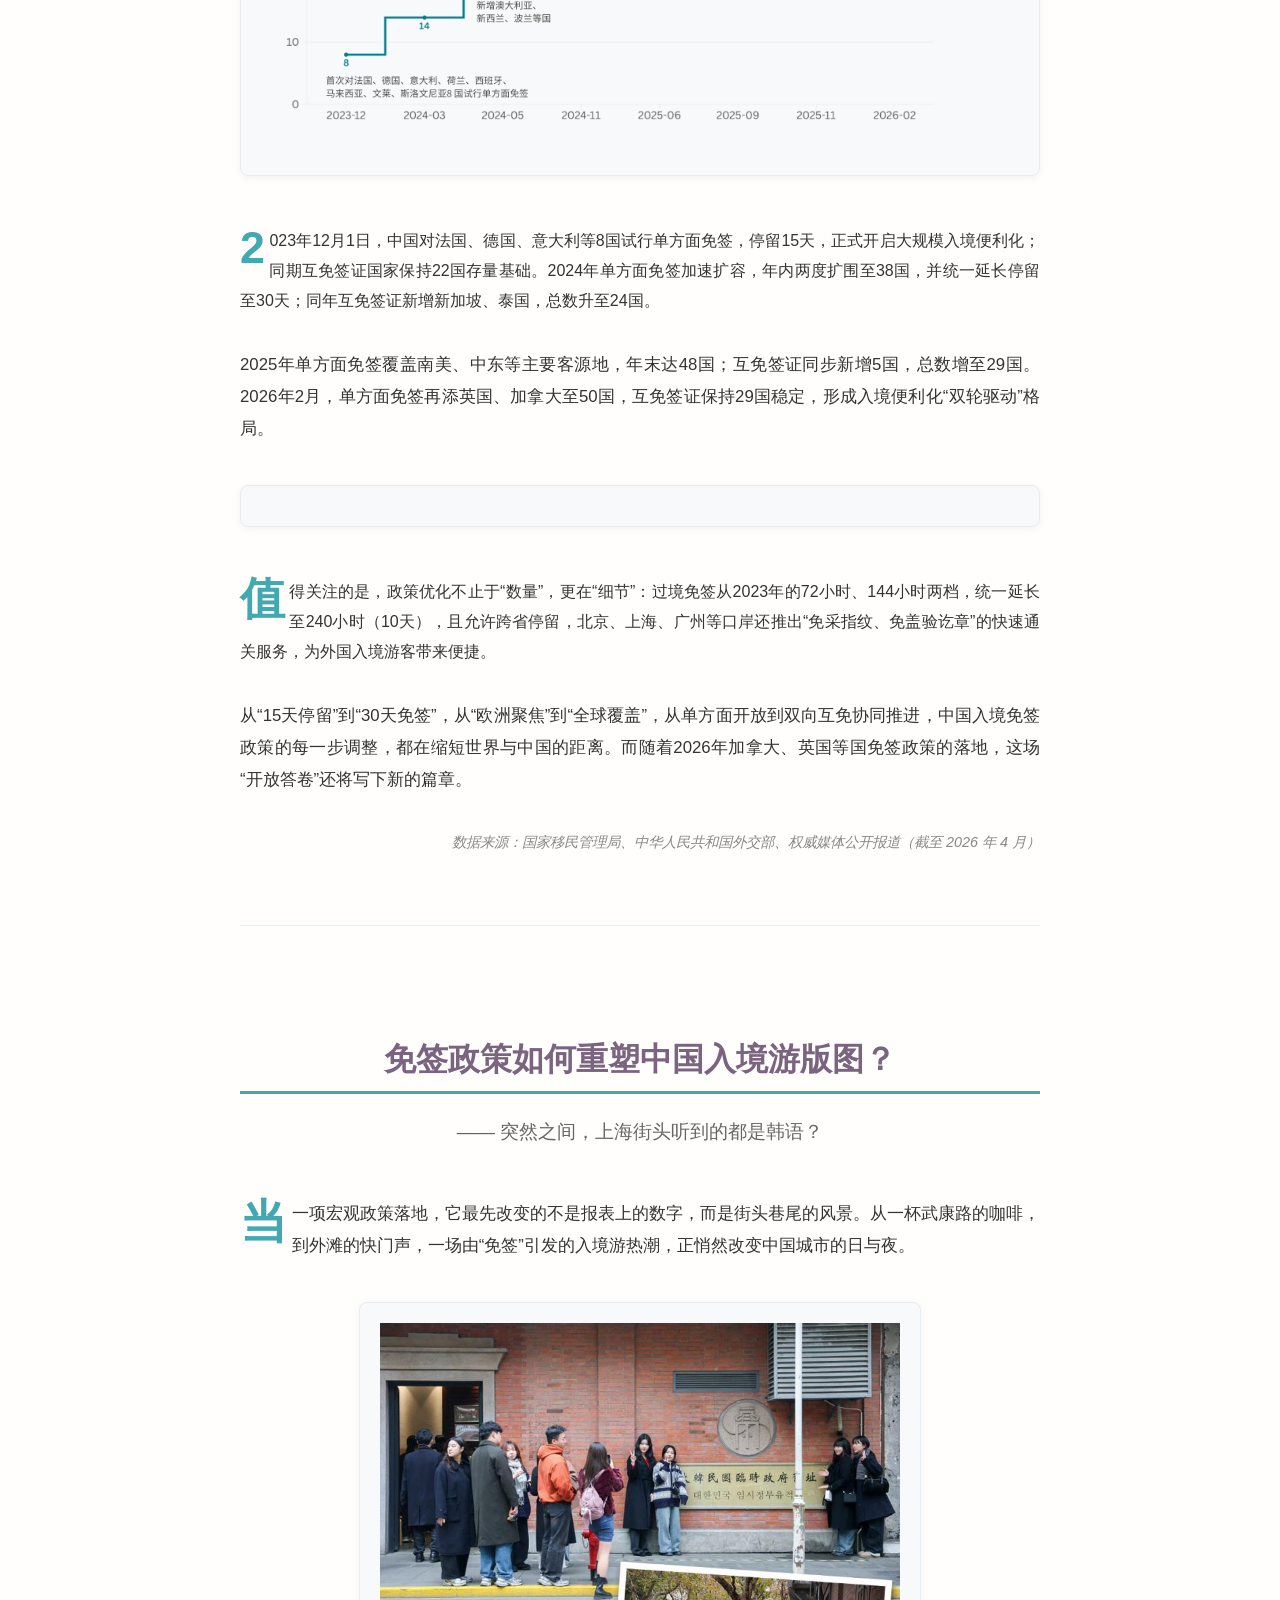
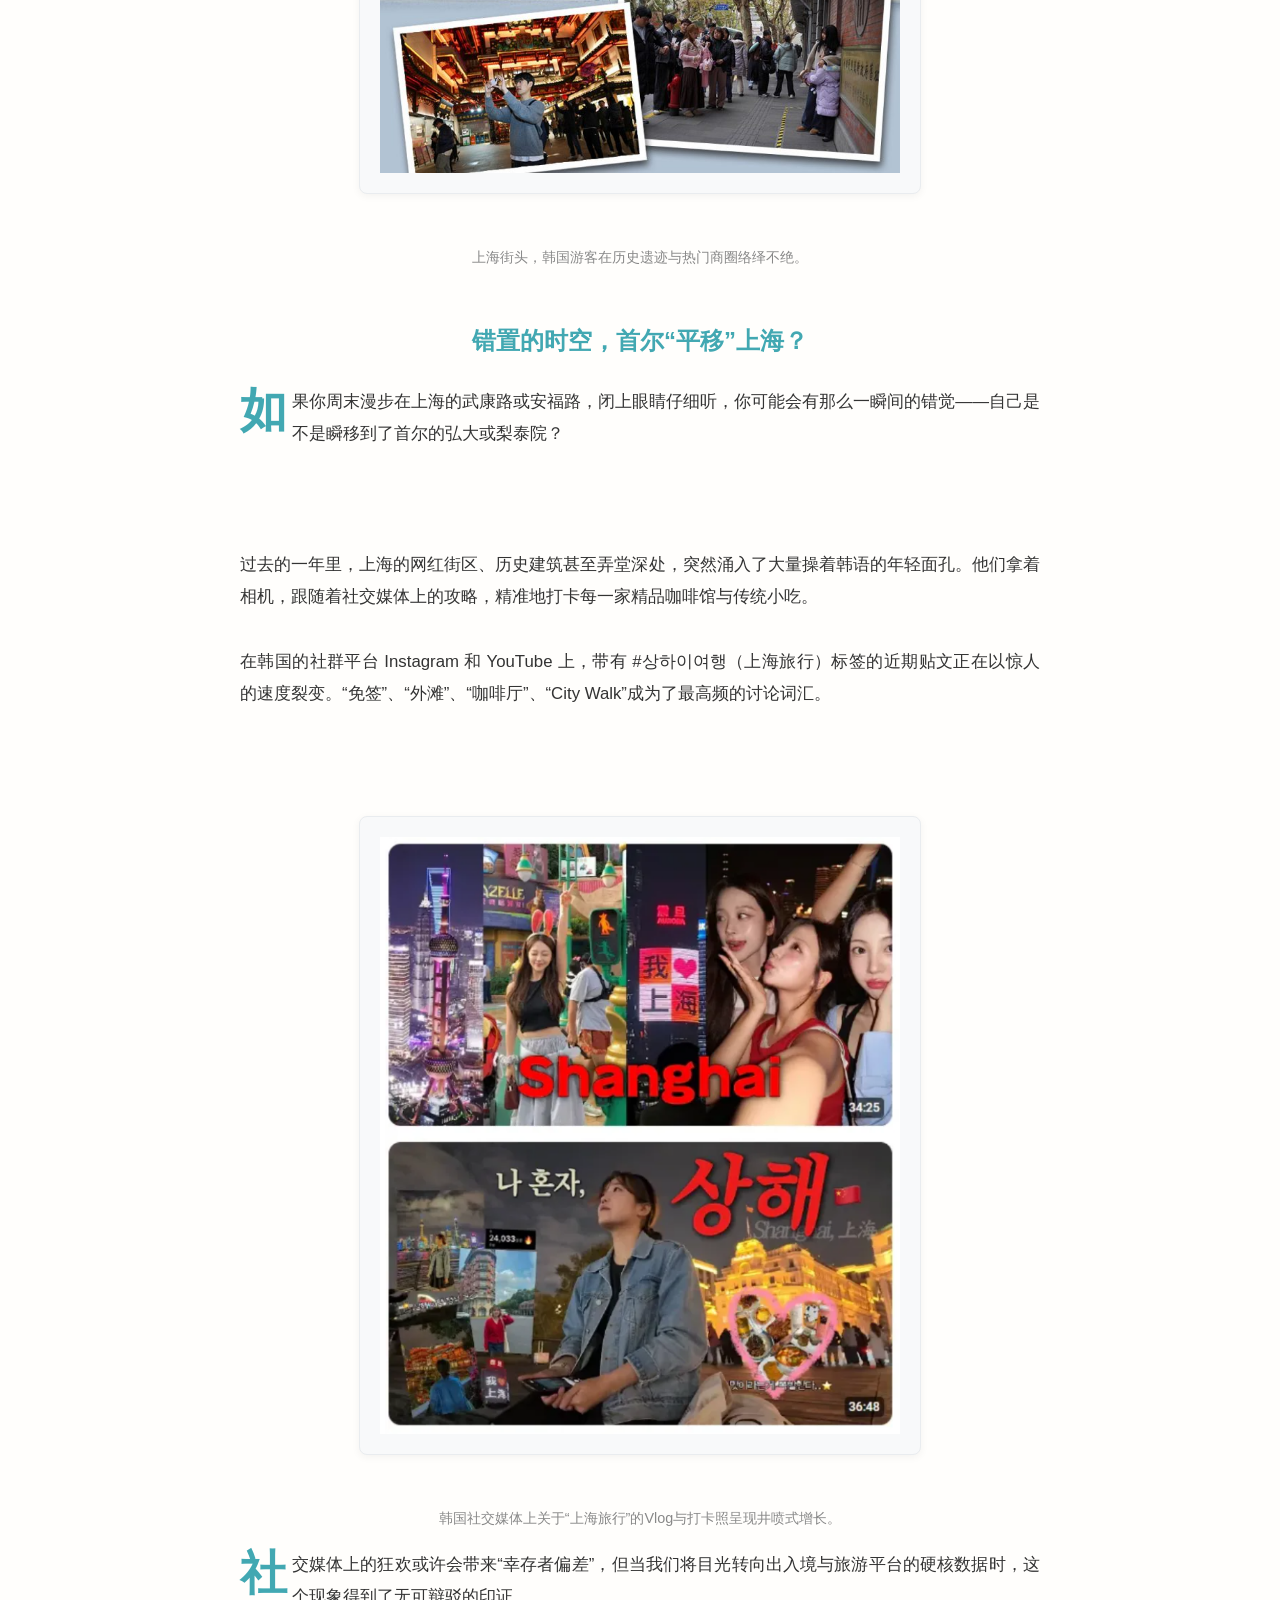
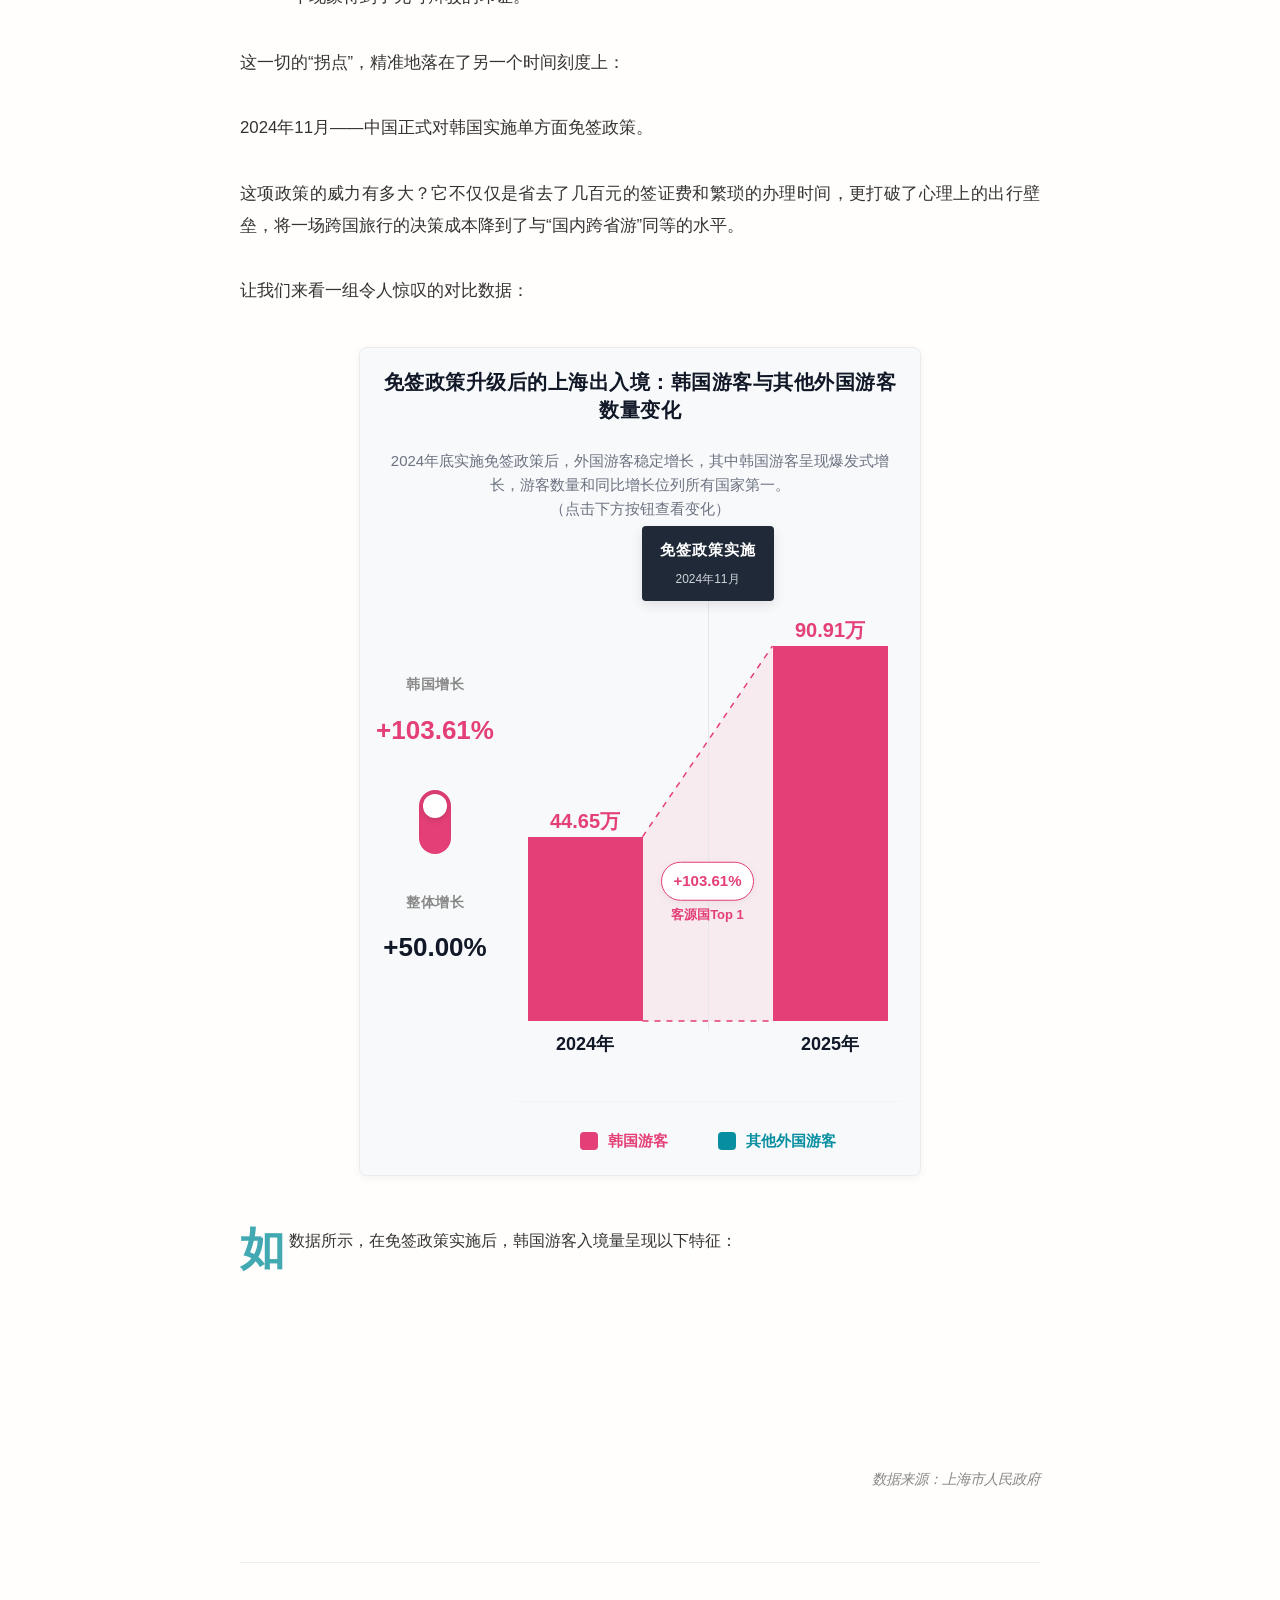
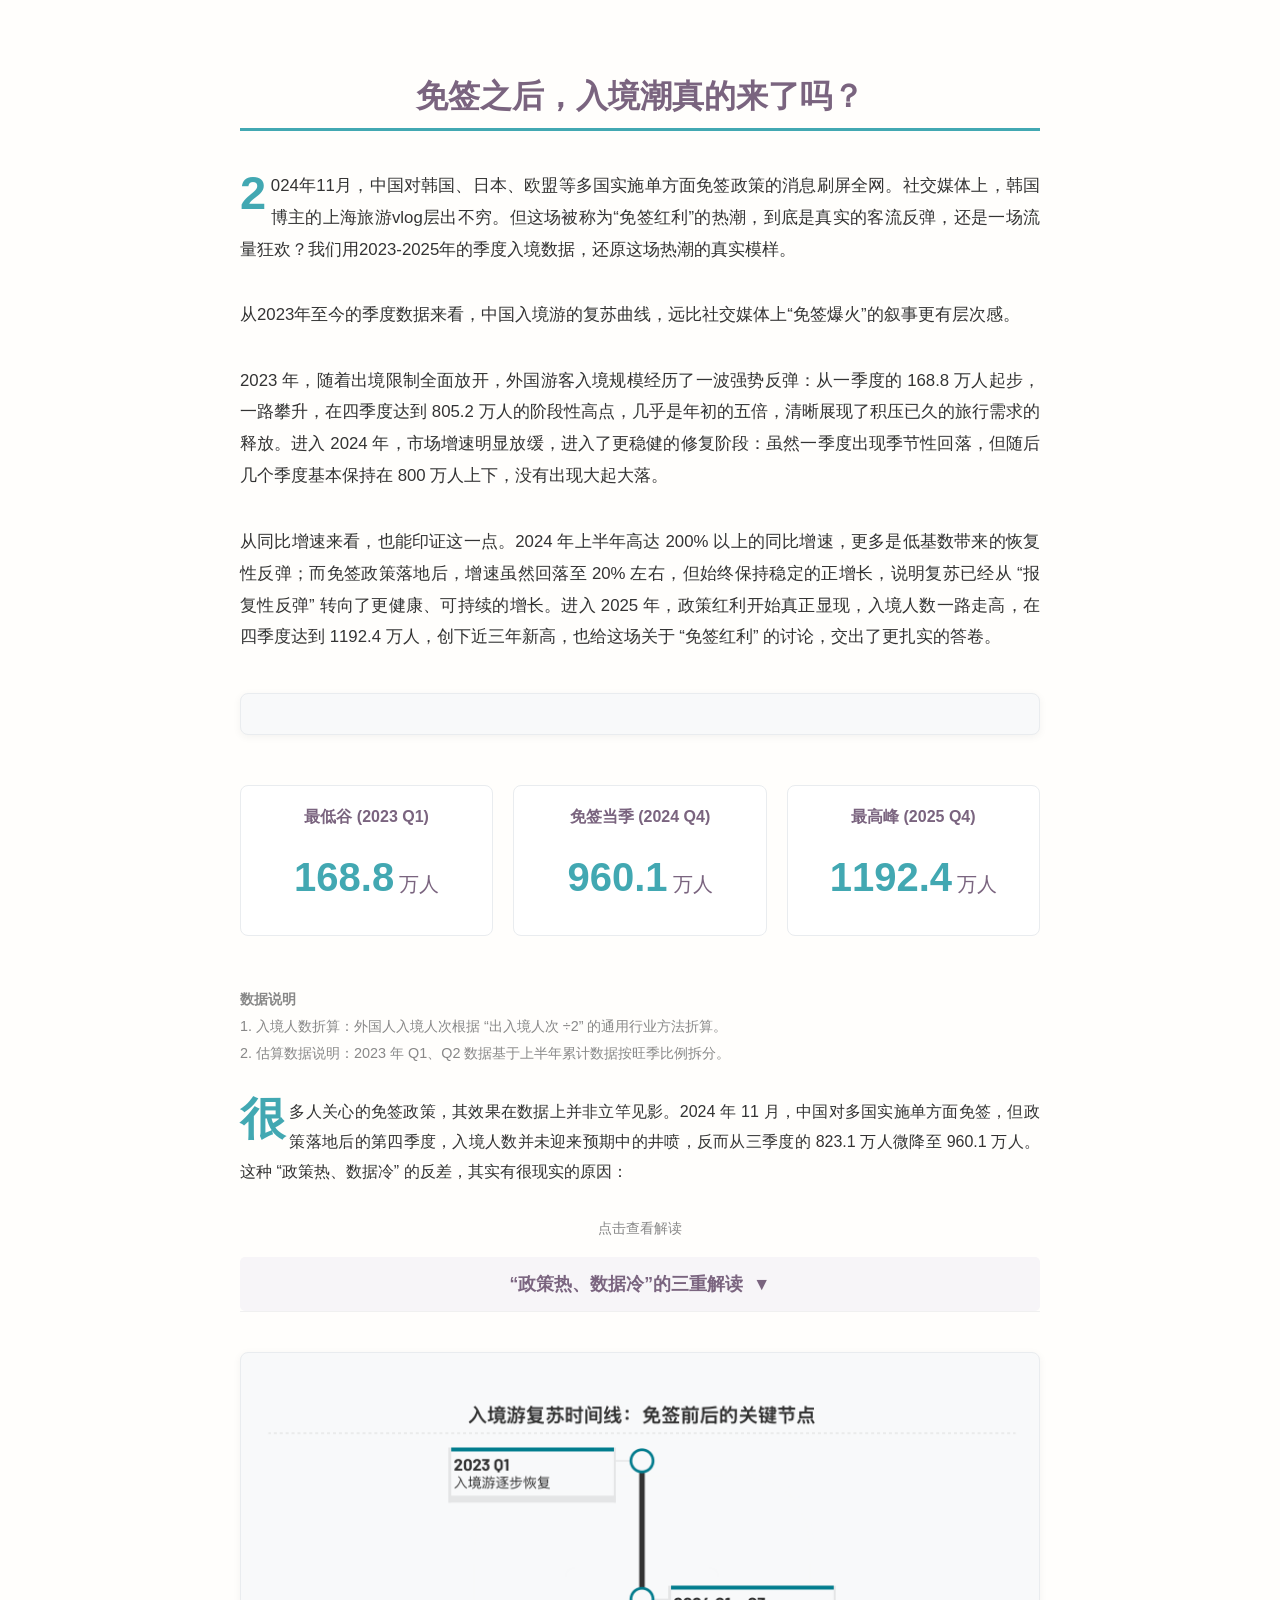
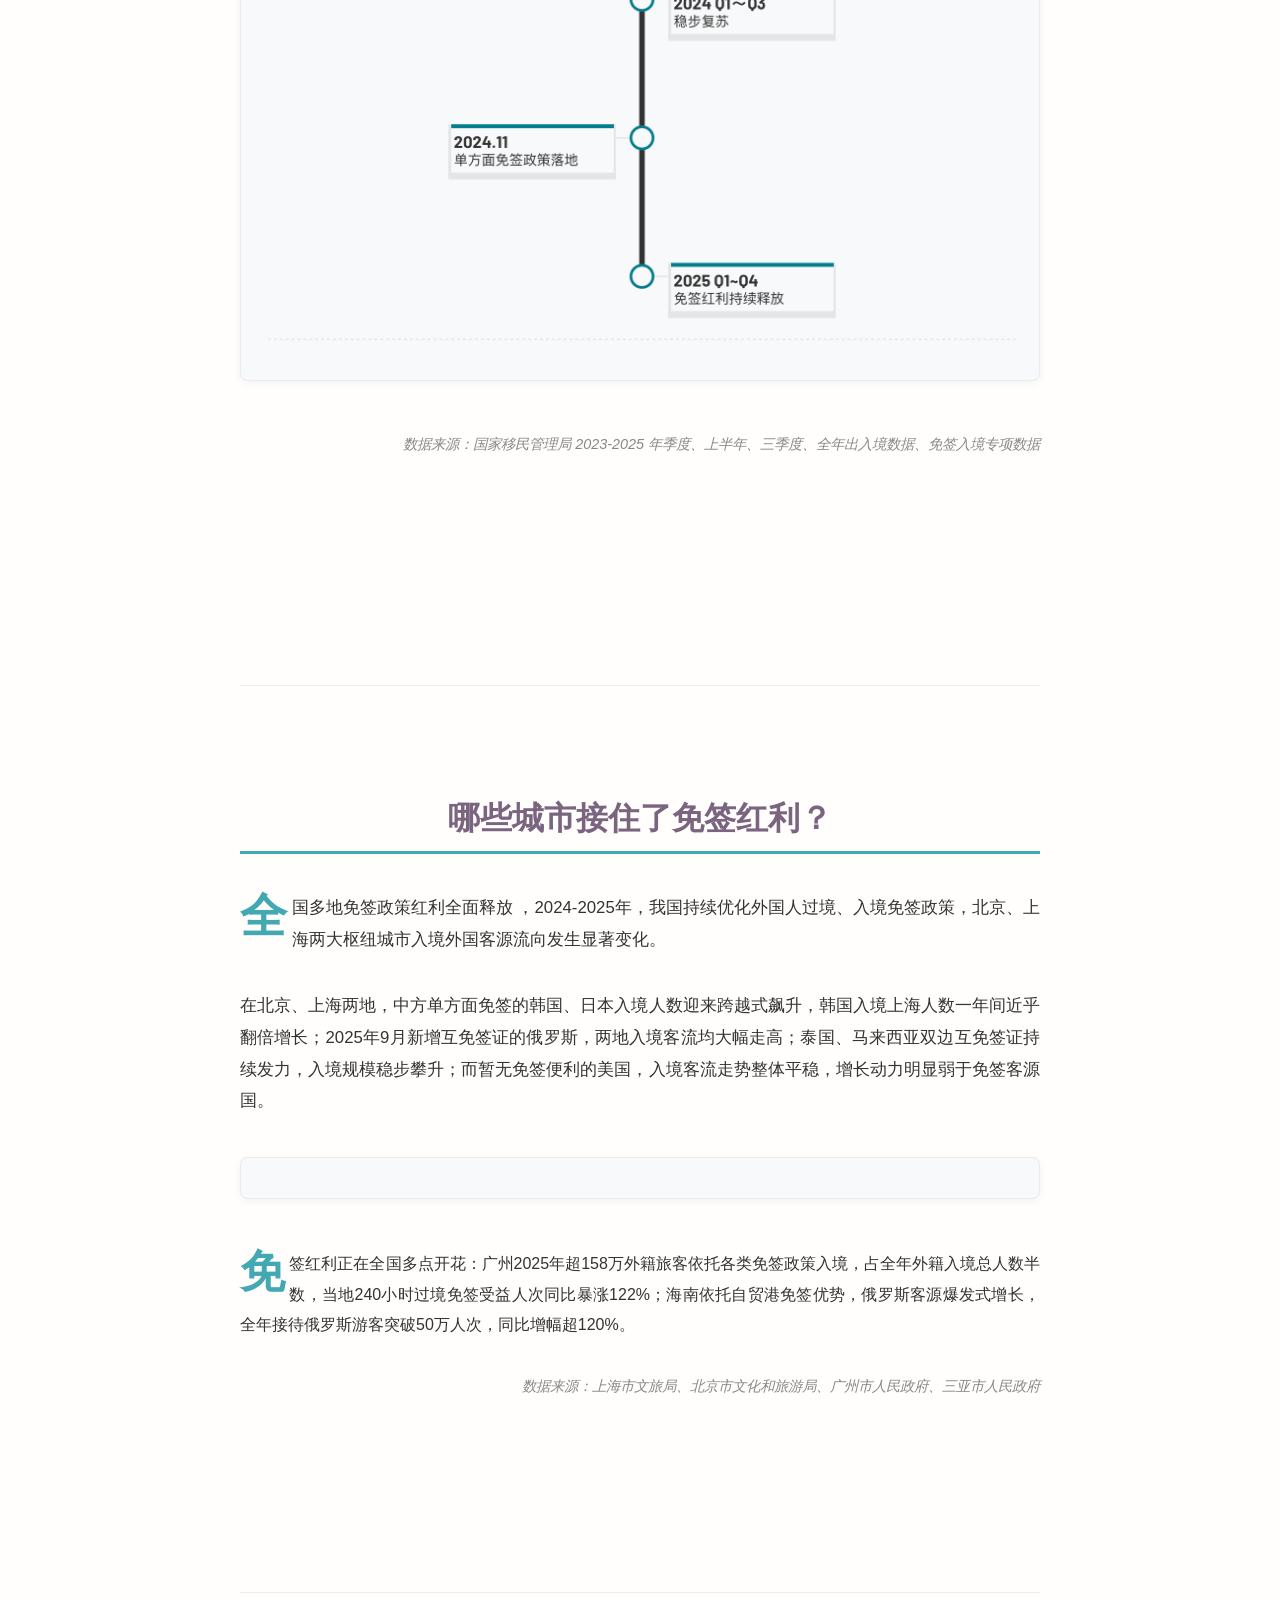
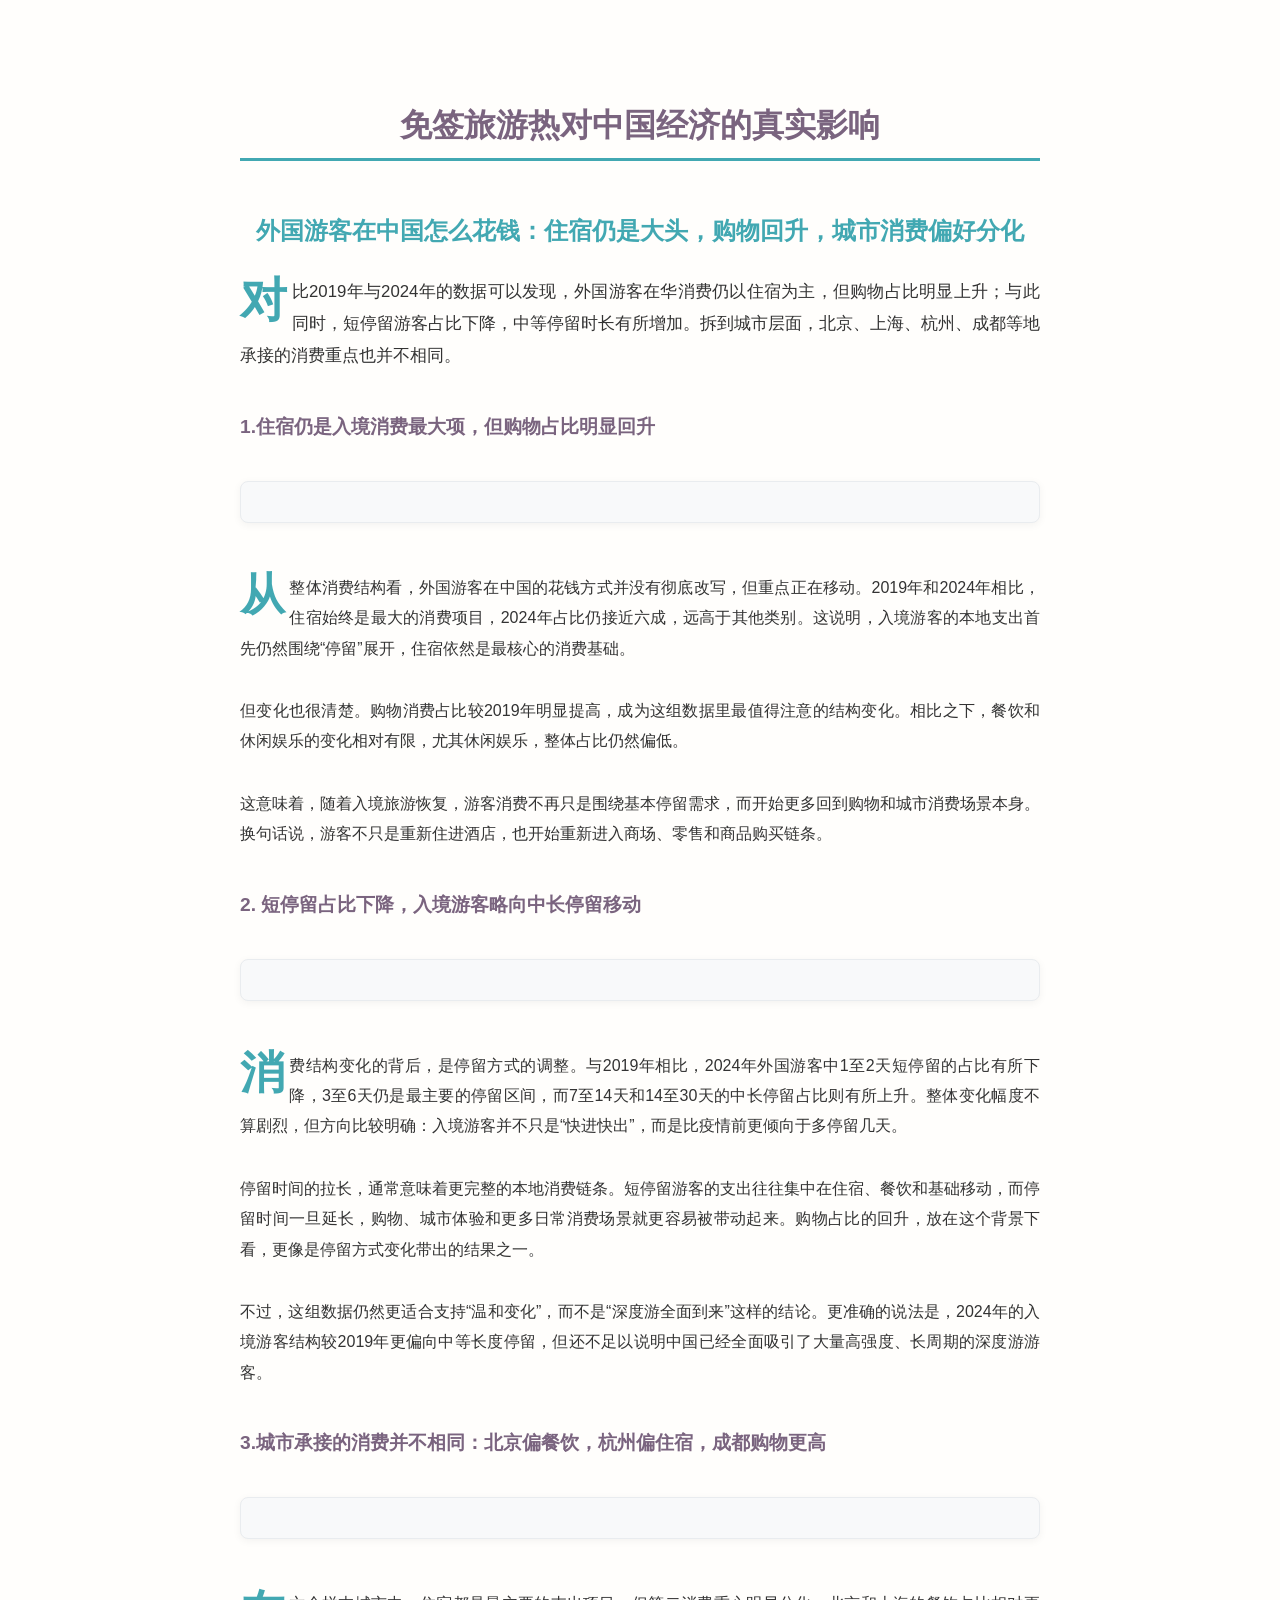
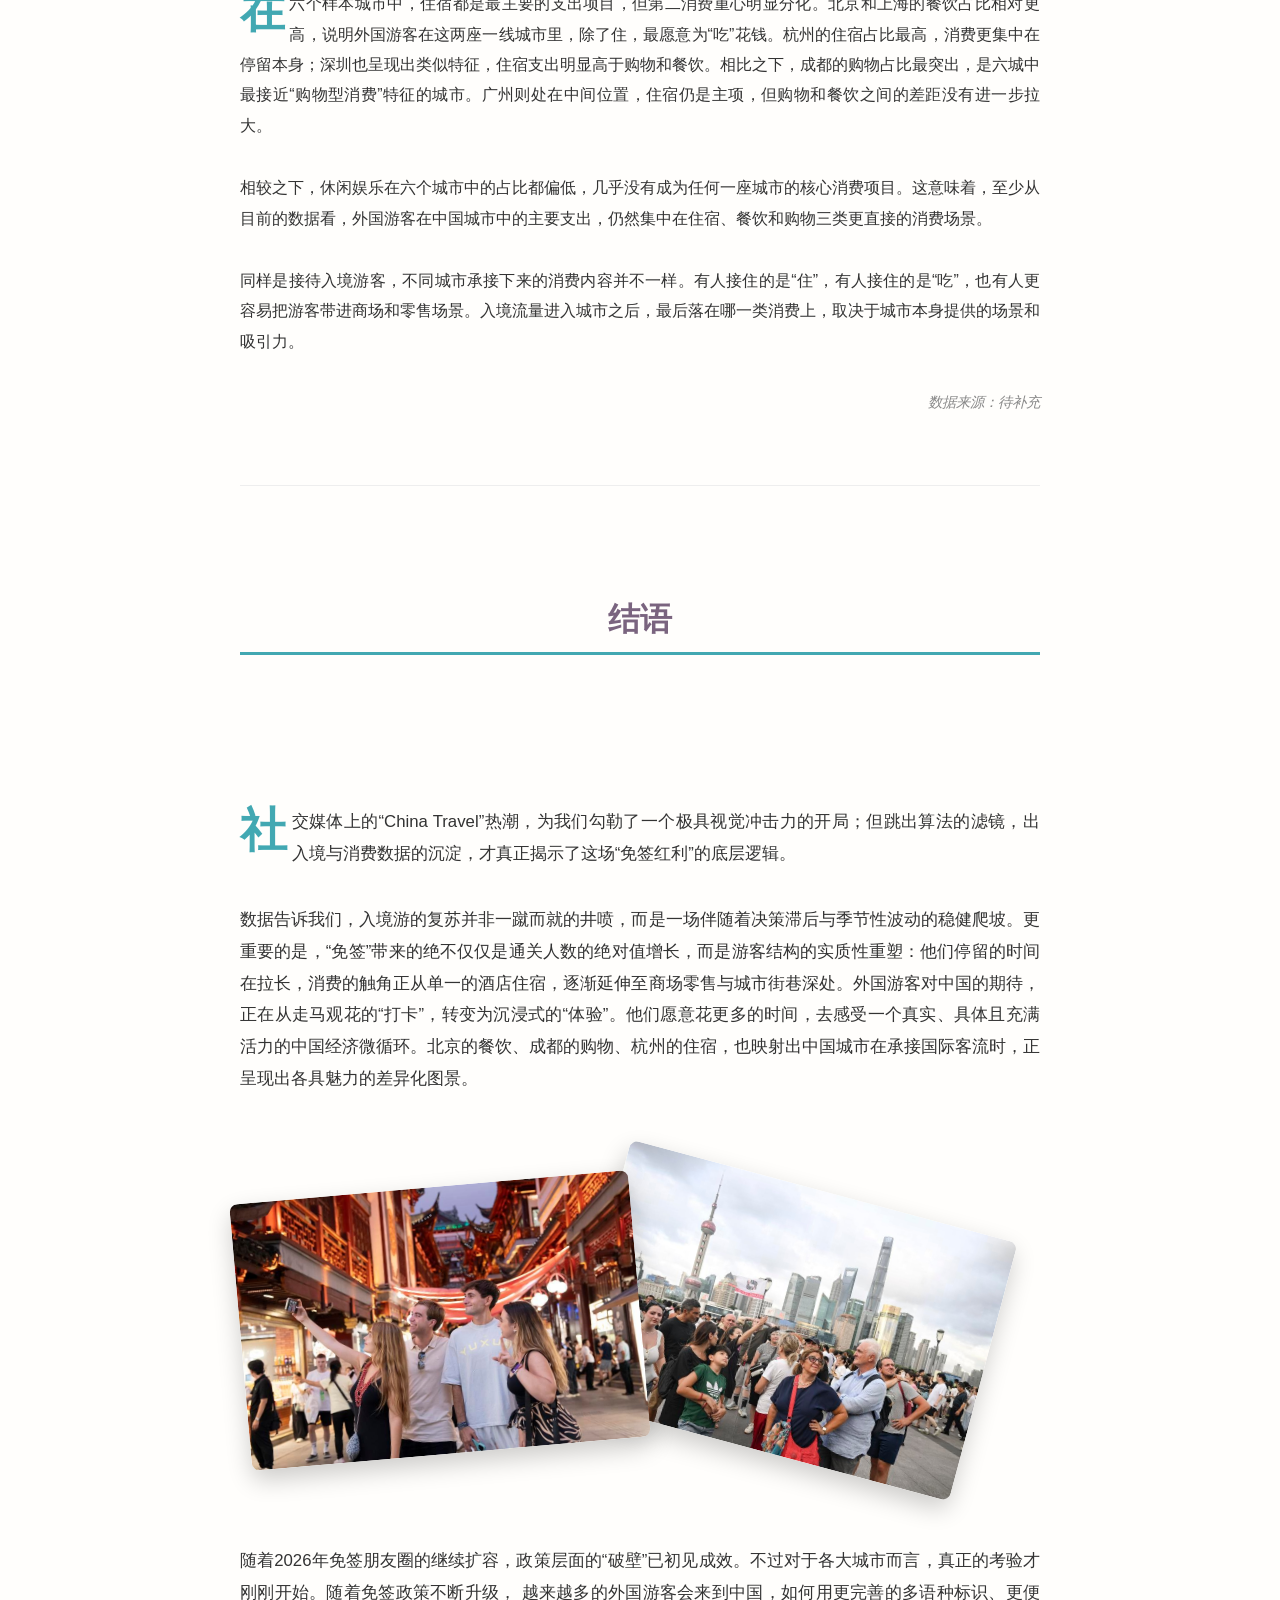
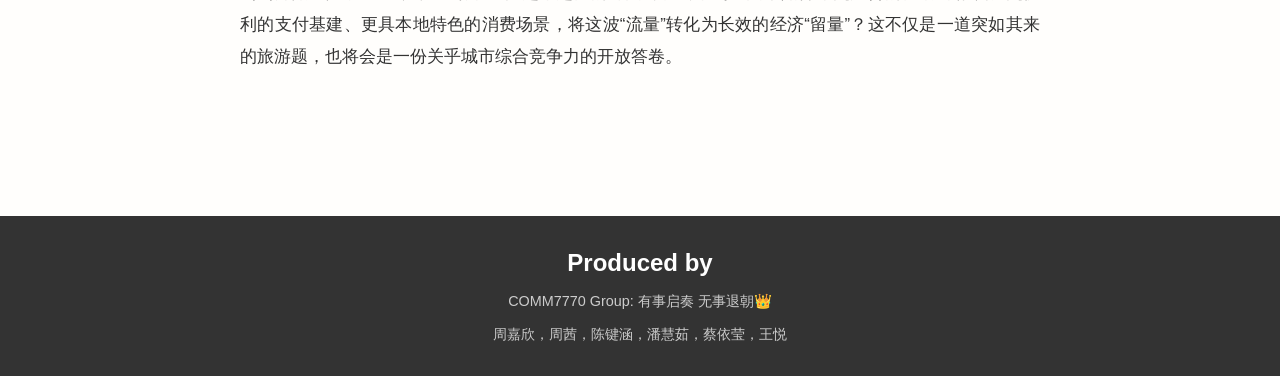
<file: portfolio/visa-free datanews/shanghai_korea_case.html>
<!DOCTYPE html>
<html lang="zh-CN">
<head>
    <meta charset="UTF-8">
    <meta name="viewport" content="width=device-width, initial-scale=1.0">
    <title>数据新闻：免签的“泼天富贵”，中国接到了吗？</title>
    <link rel="stylesheet" href="style.css">
</head>
<body>
    <!-- 新增：阅读进度条 -->
    <nav id="progress-nav">
        <div id="progress-bar"></div>
        <ul>
            <li><a href="#part1" data-section="part1"></a></li>
            <li><a href="#part2" data-section="part2"></a></li>
            <li><a href="#part3" data-section="part3"></a></li>
            <li><a href="#part4" data-section="part4"></a></li>
            <li><a href="#part5" data-section="part5"></a></li>
            <li><a href="#part6" data-section="part6"></a></li>
        </ul>
    </nav>

<div class="header-image-container">
    <header class="main-header">
        <h1>免签的“泼天富贵”，中国接到了吗？</h1>
    </header>
</div>

    <div class="container" id="main-content-area">
        <!-- Part 1: 政策概览 -->
        <section id="part1" class="content-module">
            <p><span class="drop-cap">据</span>国家移民管理局、外交部最新官方数据，截至2026年2月17日，中国单方面免签政策已覆盖50个国家，持普通护照人员可免签来华旅游、商务、探亲等，停留最长可达30天，政策整体有效期至2026年12月31日。与此同时，中外普通护照互免签证协定也在同步扩容。截至2026年4月18日，中国已与29个国家达成双向互免签证安排，双方公民可持普通护照自由往来，实现真正的双向便利。</p>
            <p>在政策持续开放的带动下，“ChinaTravel”持续火爆，免签政策成为拉动入境旅游复苏与增长的重要引擎。</p>
            <p>从2023年底至今，中国单方面免签政策进入密集的开放周期，免签国家数量持续扩容、停留时长不断延长、入境流程持续简化，构成了一条清晰的对外开放时间线。</p>
            
            <div class="chart-container">
                <img src="images/图1.png" alt="中国入境免签政策时间线与国家数量变化图">
            </div>

            <p class="chart-interpretation"><span class="drop-cap">2</span>023年12月1日，中国对法国、德国、意大利等8国试行单方面免签，停留15天，正式开启大规模入境便利化；同期互免签证国家保持22国存量基础。2024年单方面免签加速扩容，年内两度扩围至38国，并统一延长停留至30天；同年互免签证新增新加坡、泰国，总数升至24国。</p>
            <p>2025年单方面免签覆盖南美、中东等主要客源地，年末达48国；互免签证同步新增5国，总数增至29国。2026年2月，单方面免签再添英国、加拿大至50国，互免签证保持29国稳定，形成入境便利化“双轮驱动”格局。</p>
            
            <div class="chart-container">
                 <div class="flourish-embed flourish-chart chart-content" data-src="visualisation/28569266"><script src="https://public.flourish.studio/resources/embed.js"></script></div>
            </div>
            
            <p class="chart-interpretation"><span class="drop-cap">值</span>得关注的是，政策优化不止于“数量”，更在“细节”：过境免签从2023年的72小时、144小时两档，统一延长至240小时（10天），且允许跨省停留，北京、上海、广州等口岸还推出“免采指纹、免盖验讫章”的快速通关服务，为外国入境游客带来便捷。</p>
            <p>从“15天停留”到“30天免签”，从“欧洲聚焦”到“全球覆盖”，从单方面开放到双向互免协同推进，中国入境免签政策的每一步调整，都在缩短世界与中国的距离。而随着2026年加拿大、英国等国免签政策的落地，这场“开放答卷”还将写下新的篇章。</p>
            <p class="data-source">数据来源：国家移民管理局、中华人民共和国外交部、权威媒体公开报道（截至 2026 年 4 月）</p>
        </section>

        <!-- Part 2: 案例分析 - 上海与韩国游客 -->
        <section id="part2" class="content-module">
            <h2>免签政策如何重塑中国入境游版图？</h2>
            <p class="subtitle">—— 突然之间，上海街头听到的都是韩语？</p>
            <p><span class="drop-cap">当</span>一项宏观政策落地，它最先改变的不是报表上的数字，而是街头巷尾的风景。从⼀杯武康路的咖啡，到外滩的快门声，⼀场由“免签”引发的⼊境游热潮，正悄然改变中国城市的日与夜。</p>
            
            <div class="chart-container">
                <img src="images/韩国1.jpg" alt="上海街头的韩国游客">
            </div>
            <p class="image-caption">上海街头，韩国游客在历史遗迹与热门商圈络绎不绝。</p>
            
            <h3>错置的时空，首尔“平移”上海？</h3>
            <p><span class="drop-cap">如</span>果你周末漫步在上海的武康路或安福路，闭上眼睛仔细听，你可能会有那么一瞬间的错觉——自己是不是瞬移到了首尔的弘大或梨泰院？</p>
            <p id="part2-p-exaggeration" class="text-center special-highlight">这并非夸张。</p>
            <p>过去的一年里，上海的网红街区、历史建筑甚至弄堂深处，突然涌入了大量操着韩语的年轻面孔。他们拿着相机，跟随着社交媒体上的攻略，精准地打卡每一家精品咖啡馆与传统小吃。</p>
            <p>在韩国的社群平台 Instagram 和 YouTube 上，带有 #상하이여행（上海旅行）标签的近期贴文正在以惊人的速度裂变。“免签”、“外滩”、“咖啡厅”、“City Walk”成为了最高频的讨论词汇。</p>
            <p id="part2-highlight" class="text-center special-highlight">上海，这个距离首尔仅需不到两小时航程的城市，正成为韩国年轻人周末微度假的“新顶流”。</p>
            
            <div class="chart-container">
                <img src="images/韩国2.png" alt="韩国社交媒体截图">
            </div>
            <p class="image-caption">韩国社交媒体上关于“上海旅行”的Vlog与打卡照呈现井喷式增长。</p>
            
            <p><span class="drop-cap">社</span>交媒体上的狂欢或许会带来“幸存者偏差”，但当我们将目光转向出入境与旅游平台的硬核数据时，这个现象得到了无可辩驳的印证。</p>
            <p class="text-left">这一切的“拐点”，精准地落在了另一个时间刻度上：</p>
            <p>2024年11月——中国正式对韩国实施单方面免签政策。</p>
            <p>这项政策的威力有多大？它不仅仅是省去了几百元的签证费和繁琐的办理时间，更打破了心理上的出行壁垒，将一场跨国旅行的决策成本降到了与“国内跨省游”同等的水平。</p>
            <p class="text-left">让我们来看一组令人惊叹的对比数据：</p>
            
            <div class="chart-container" id="part2-chart">
                <!-- === 修改开始：此处替换为 shanghai_korea_case.html 的内容 === -->
                <div class="dashboard-container">
                    <div class="chart-header">
                        <h2>免签政策升级后的上海出入境：韩国游客与其他外国游客数量变化</h2>
                        <p>2024年底实施免签政策后，外国游客稳定增长，其中韩国游客呈现爆发式增长，游客数量和同比增长位列所有国家第一。<br>（点击下方按钮查看变化）</p>
                    </div>
                    <div class="content-wrapper">
                        <div class="sidebar">
                            <div class="stat-group">
                                <div class="stat-label">韩国增长</div>
                                <div class="stat-value color-korea">+103.61%</div>
                            </div>
                            <label class="vertical-toggle">
                                <input type="checkbox" id="focusToggle" checked>
                                <span class="slider"></span>
                            </label>
                            <div class="stat-group">
                                <div class="stat-label">整体增长</div>
                                <div class="stat-value">+50.00%</div>
                            </div>
                        </div>
                        <div class="main-content">
                            <div class="chart-stage" id="chart-stage">
                                <svg class="svg-layer" id="svg-layer">
                                    <polygon id="svg-poly" />
                                    <line id="svg-line-top" stroke-width="1.5" stroke-dasharray="6,6" />
                                    <line id="svg-line-bottom" stroke-width="1.5" stroke-dasharray="6,6" />
                                </svg>
                                
                                <div class="center-badge" id="center-badge">+103.61%</div>
                                <div class="sub-badge" id="sub-badge">客源国Top 1</div>
                
                                <div class="center-axis"></div>
                                <div class="black-badge">
                                    <div class="badge-title">免签政策实施</div>
                                    <div class="badge-date">2024年11月</div>
                                </div>
                                
                                <div class="bar-column col-2024" id="col-2024">
                                    <div class="bar-number" id="num-2024">44.65万</div>
                                    <div class="segment seg-korea" id="korea-2024"></div>
                                    <div class="segment seg-other" id="other-2024"></div>
                                    <div class="year-label">2024年</div>
                                </div>
                                <div class="bar-column col-2025" id="col-2025">
                                    <div class="bar-number" id="num-2025">90.91万</div>
                                    <div class="segment seg-korea" id="korea-2025"></div>
                                    <div class="segment seg-other" id="other-2025"></div>
                                    <div class="year-label">2025年</div>
                                </div>
                            </div>
                            <div class="legend-area">
                                <div class="legend-item">
                                    <div class="color-box korea"></div>
                                    <span class="text-korea">韩国游客</span>
                                </div>
                                <div class="legend-item">
                                    <div class="color-box other"></div>
                                    <span class="text-other">其他外国游客</span>
                                </div>
                            </div>
                        </div>
                    </div>
                </div>
                <!-- === 修改结束 === -->
            </div>

            <p class="chart-interpretation"><span class="drop-cap">如</span>数据所示，在免签政策实施后，韩国游客入境量呈现以下特征：</p>
            <ul class="key-findings">
                <li class="finding-item"><strong>1. 爆发式增长：</strong>韩国游客人数从 44.65 万人次飙升至 90.91 万人次，增长率高达惊人的 +103.61%。</li>
                <li class="finding-item"><strong>2. 断层式领先：</strong>相比于同期其他外国游客 50.00% 的整体增长率，韩国游客的增幅展现出了压倒性的优势，一跃成为客源国的 Top 1。</li>
            </ul>
             <p class="data-source">数据来源：上海市人民政府</p>
        </section>

        <!-- Part 3: 宏观数据分析 -->
        <section id="part3" class="content-module">
             <h2>免签之后，入境潮真的来了吗？</h2>
            <p><span class="drop-cap">2</span>024年11月，中国对韩国、日本、欧盟等多国实施单方面免签政策的消息刷屏全网。社交媒体上，韩国博主的上海旅游vlog层出不穷。但这场被称为“免签红利”的热潮，到底是真实的客流反弹，还是一场流量狂欢？我们用2023-2025年的季度入境数据，还原这场热潮的真实模样。</p>
            <p>从2023年至今的季度数据来看，中国入境游的复苏曲线，远比社交媒体上“免签爆火”的叙事更有层次感。</p>
            <p>2023 年，随着出境限制全面放开，外国游客入境规模经历了一波强势反弹：从一季度的 168.8 万人起步，一路攀升，在四季度达到 805.2 万人的阶段性高点，几乎是年初的五倍，清晰展现了积压已久的旅行需求的释放。进入 2024 年，市场增速明显放缓，进入了更稳健的修复阶段：虽然一季度出现季节性回落，但随后几个季度基本保持在 800 万人上下，没有出现大起大落。</p>
            <p>从同比增速来看，也能印证这一点。2024 年上半年高达 200% 以上的同比增速，更多是低基数带来的恢复性反弹；而免签政策落地后，增速虽然回落至 20% 左右，但始终保持稳定的正增长，说明复苏已经从 “报复性反弹” 转向了更健康、可持续的增长。进入 2025 年，政策红利开始真正显现，入境人数一路走高，在四季度达到 1192.4 万人，创下近三年新高，也给这场关于 “免签红利” 的讨论，交出了更扎实的答卷。</p>
            
            <div class="chart-container">
                <div class="flourish-embed flourish-chart chart-content" data-src="visualisation/28584907"><script src="https://public.flourish.studio/resources/embed.js"></script></div>
            </div>

            <div class="stats-cards">
                <div class="card"><h4>最低谷 (2023 Q1)</h4><p class="stat-number">168.8<span>万人</span></p></div>
                <div class="card"><h4>免签当季 (2024 Q4)</h4><p class="stat-number">960.1<span>万人</span></p></div>
                <div class="card"><h4>最高峰 (2025 Q4)</h4><p class="stat-number">1192.4<span>万人</span></p></div>
            </div>

            <p class="data-source left-aligned"><strong>数据说明</strong><br>1. 入境人数折算：外国人入境人次根据 “出入境人次 ÷2” 的通用行业方法折算。<br>2. 估算数据说明：2023 年 Q1、Q2 数据基于上半年累计数据按旺季比例拆分。</p>

            <p class="chart-interpretation"><span class="drop-cap">很</span>多人关心的免签政策，其效果在数据上并非立竿见影。2024 年 11 月，中国对多国实施单方面免签，但政策落地后的第四季度，入境人数并未迎来预期中的井喷，反而从三季度的 823.1 万人微降至 960.1 万人。这种 “政策热、数据冷” 的反差，其实有很现实的原因：</p>

            <div class="collapsible-section">
                <p class="chart-toggle-prompt">点击查看解读</p>
                <button class="collapsible-trigger">“政策热、数据冷”的三重解读 <span class="arrow">▼</span></button>
                <div class="collapsible-content">
                    <p><strong>第一，政策生效时间点的影响。</strong>免签政策从 11 月 10 日起实施，整个第四季度里，真正享受到免签便利的只有 11 月和 12 月两个月。政策红利被 10 月的非免签数据 “平均” 了。</p>
                    <p><strong>第二，季节性因素的叠加。</strong>每年第四季度都是北半球的旅游淡季。往年同期的入境数据都会出现不同程度的下滑，而今年的降幅明显收窄，说明免签政策已经在淡季里起到了 “托底” 的作用。</p>
                    <p><strong>第三，游客决策的滞后效应。</strong>大多数国际游客的旅行计划需要提前 1-3 个月预订。因此，政策带来的客流增长，更多会在 2025 年一季度及之后才集中释放。</p>
                </div>
            </div>
            
            <div class="chart-container">
                 <img src="images/图5.png" alt="免签前后的关键节点">
            </div>
            
             <p class="data-source">数据来源：国家移民管理局 2023-2025 年季度、上半年、三季度、全年出入境数据、免签入境专项数据</p>

            <p id="part3-conclusion" class="part-conclusion">免签政策并未带来短期 “暴涨”，但带来了更稳定、更可持续的复苏。入境潮不是瞬间到来，而是逐步走强。</p>
        </section>

        <!-- Part 4: 城市分析 -->
        <section id="part4" class="content-module">
            <h2>哪些城市接住了免签红利？</h2>
            <p><span class="drop-cap">全</span>国多地免签政策红利全面释放 ，2024-2025年，我国持续优化外国人过境、入境免签政策，北京、上海两大枢纽城市入境外国客源流向发生显著变化。</p>
            <p>在北京、上海两地，中方单方面免签的韩国、日本入境人数迎来跨越式飙升，韩国入境上海人数一年间近乎翻倍增长；2025年9月新增互免签证的俄罗斯，两地入境客流均大幅走高；泰国、马来西亚双边互免签证持续发力，入境规模稳步攀升；而暂无免签便利的美国，入境客流走势整体平稳，增长动力明显弱于免签客源国。</p>
            
            <div class="chart-container">
                <div class="flourish-embed flourish-chart chart-content" data-src="visualisation/28584528"><script src="https://public.flourish.studio/resources/embed.js"></script></div>
            </div>

            <p class="chart-interpretation"><span class="drop-cap">免</span>签红利正在全国多点开花：广州2025年超158万外籍旅客依托各类免签政策入境，占全年外籍入境总人数半数，当地240小时过境免签受益人次同比暴涨122%；海南依托自贸港免签优势，俄罗斯客源爆发式增长，全年接待俄罗斯游客突破50万人次，同比增幅超120%。</p>
            
            <p class="data-source">数据来源：上海市文旅局、北京市文化和旅游局、广州市人民政府、三亚市人民政府</p>
            
            <p id="part4-conclusion" class="part-conclusion">一系列签证便利化举措，正在持续拉动跨境文旅复苏，重塑我国入境旅游客源格局。</p>
        </section>

        <!-- Part 5: 经济影响分析 -->
        <section id="part5" class="content-module">
            <h2>免签旅游热对中国经济的真实影响</h2>
            <h3>外国游客在中国怎么花钱：住宿仍是大头，购物回升，城市消费偏好分化</h3>
            <p><span class="drop-cap">对</span>比2019年与2024年的数据可以发现，外国游客在华消费仍以住宿为主，但购物占比明显上升；与此同时，短停留游客占比下降，中等停留时长有所增加。拆到城市层面，北京、上海、杭州、成都等地承接的消费重点也并不相同。</p>
            
            <h4>1.住宿仍是入境消费最大项，但购物占比明显回升</h4>
            <div class="chart-container">
                <div class="flourish-embed flourish-chart chart-content" data-src="visualisation/28599928"><script src="https://public.flourish.studio/resources/embed.js"></script></div>
            </div>
            <p class="chart-interpretation"><span class="drop-cap">从</span>整体消费结构看，外国游客在中国的花钱方式并没有彻底改写，但重点正在移动。2019年和2024年相比，住宿始终是最大的消费项目，2024年占比仍接近六成，远高于其他类别。这说明，入境游客的本地支出首先仍然围绕“停留”展开，住宿依然是最核心的消费基础。</p>
            <p class="chart-interpretation">但变化也很清楚。购物消费占比较2019年明显提高，成为这组数据里最值得注意的结构变化。相比之下，餐饮和休闲娱乐的变化相对有限，尤其休闲娱乐，整体占比仍然偏低。</p>
            <p class="chart-interpretation">这意味着，随着入境旅游恢复，游客消费不再只是围绕基本停留需求，而开始更多回到购物和城市消费场景本身。换句话说，游客不只是重新住进酒店，也开始重新进入商场、零售和商品购买链条。</p>

            <h4>2. 短停留占比下降，入境游客略向中长停留移动</h4>
            <div class="chart-container">
                <div class="flourish-embed flourish-chart chart-content" data-src="visualisation/28599736"><script src="https://public.flourish.studio/resources/embed.js"></script></div>
            </div>
            <p class="chart-interpretation"><span class="drop-cap">消</span>费结构变化的背后，是停留方式的调整。与2019年相比，2024年外国游客中1至2天短停留的占比有所下降，3至6天仍是最主要的停留区间，而7至14天和14至30天的中长停留占比则有所上升。整体变化幅度不算剧烈，但方向比较明确：入境游客并不只是“快进快出”，而是比疫情前更倾向于多停留几天。</p>
            <p class="chart-interpretation">停留时间的拉长，通常意味着更完整的本地消费链条。短停留游客的支出往往集中在住宿、餐饮和基础移动，而停留时间一旦延长，购物、城市体验和更多日常消费场景就更容易被带动起来。购物占比的回升，放在这个背景下看，更像是停留方式变化带出的结果之一。</p>
            <p class="chart-interpretation">不过，这组数据仍然更适合支持“温和变化”，而不是“深度游全面到来”这样的结论。更准确的说法是，2024年的入境游客结构较2019年更偏向中等长度停留，但还不足以说明中国已经全面吸引了大量高强度、长周期的深度游游客。</p>

            <h4>3.城市承接的消费并不相同：北京偏餐饮，杭州偏住宿，成都购物更高</h4>
            <div class="chart-container">
                <div class="flourish-embed flourish-chart chart-content" data-src="visualisation/28600055"><script src="https://public.flourish.studio/resources/embed.js"></script></div>
            </div>
            <p class="chart-interpretation"><span class="drop-cap">在</span>六个样本城市中，住宿都是最主要的支出项目，但第二消费重心明显分化。北京和上海的餐饮占比相对更高，说明外国游客在这两座一线城市里，除了住，最愿意为“吃”花钱。杭州的住宿占比最高，消费更集中在停留本身；深圳也呈现出类似特征，住宿支出明显高于购物和餐饮。相比之下，成都的购物占比最突出，是六城中最接近“购物型消费”特征的城市。广州则处在中间位置，住宿仍是主项，但购物和餐饮之间的差距没有进一步拉大。</p>
            <p class="chart-interpretation">相较之下，休闲娱乐在六个城市中的占比都偏低，几乎没有成为任何一座城市的核心消费项目。这意味着，至少从目前的数据看，外国游客在中国城市中的主要支出，仍然集中在住宿、餐饮和购物三类更直接的消费场景。</p>
            <p class="chart-interpretation">同样是接待入境游客，不同城市承接下来的消费内容并不一样。有人接住的是“住”，有人接住的是“吃”，也有人更容易把游客带进商场和零售场景。入境流量进入城市之后，最后落在哪一类消费上，取决于城市本身提供的场景和吸引力。</p>
            <p class="data-source">数据来源：待补充</p>
        </section>

        <!-- Part 6: 结语 (已更新) -->
        <section id="part6" class="content-module">
            <h2>结语</h2>
            <p id="part6-conclusion" class="part-conclusion">从“流量狂欢”到“留量深耕”，免签重塑的不仅是旅游版图</p>
            <p><span class="drop-cap">社</span>交媒体上的“China Travel”热潮，为我们勾勒了一个极具视觉冲击力的开局；但跳出算法的滤镜，出入境与消费数据的沉淀，才真正揭示了这场“免签红利”的底层逻辑。</p>
            <p>数据告诉我们，入境游的复苏并非一蹴而就的井喷，而是一场伴随着决策滞后与季节性波动的稳健爬坡。更重要的是，“免签”带来的绝不仅仅是通关人数的绝对值增长，而是游客结构的实质性重塑：他们停留的时间在拉长，消费的触角正从单一的酒店住宿，逐渐延伸至商场零售与城市街巷深处。外国游客对中国的期待，正在从走马观花的“打卡”，转变为沉浸式的“体验”。他们愿意花更多的时间，去感受一个真实、具体且充满活力的中国经济微循环。北京的餐饮、成都的购物、杭州的住宿，也映射出中国城市在承接国际客流时，正呈现出各具魅力的差异化图景。</p>
            
            <div class="conclusion-images">
                <img src="images/尾图1.jfif" alt="结论配图1" class="conclusion-img-1">
                <img src="images/尾图2.jfif" alt="结论配图2" class="conclusion-img-2">
            </div>

            <p>随着2026年免签朋友圈的继续扩容，政策层面的“破壁”已初见成效。不过对于各大城市而言，真正的考验才刚刚开始。随着免签政策不断升级， 越来越多的外国游客会来到中国，如何用更完善的多语种标识、更便利的支付基建、更具本地特色的消费场景，将这波“流量”转化为长效的经济“留量”？这不仅是一道突如其来的旅游题，也将会是一份关乎城市综合竞争力的开放答卷。</p>
        </section>
    </div>

    <footer class="main-footer">
        <h3>Produced by</h3>
        <p>COMM7770 Group: 有事启奏 无事退朝👑</p>
        <p>周嘉欣，周茜，陈键涵，潘慧茹，蔡依莹，王悦</p>
    </footer>

    <script src="script.js"></script>
</body>
</html>
</file>
<file: portfolio/visa-free datanews/style.css>
/* --- 全局与字体设置 --- */
:root {
    --color-primary: #42a8b2; /* 青绿色 */
    --color-secondary: #7a647f; /* 灰紫色 */
    --color-highlight: #e43f77; /* 粉色，用于强调 */
    --color-background: #FFFEFC;
    --color-text: #333;
    --color-light-gray: #f8f9fa;
}

body {
    font-family: -apple-system, BlinkMacSystemFont, "Segoe UI", Roboto, "Helvetica Neue", "PingFang SC", "Hiragino Sans GB", "Microsoft YaHei", "Source Han Sans SC", "Noto Sans CJK SC", Arial, sans-serif;
    line-height: 1.9;
    color: var(--color-text);
    background-color: var(--color-background);
    margin: 0;
    padding: 0;
}

html {
    scroll-behavior: smooth; /* 让锚点跳转和JS滚动更平滑 */
}

.container {
    max-width: 800px;
    margin: 0 auto;
    padding: 20px;
    position: relative; /* 为进度条计算提供参考 */
    background-color: var(--color-background); /* 确保内容区有背景色，遮挡下方元素 */
}

/* --- 顶部细banner --- */
#top-banner {
    position: fixed;
    top: 0;
    left: 0;
    right: 0;
    height: 40px; /* 细banner高度 */
    background: rgba(255,255,255,0.85);
    backdrop-filter: saturate(140%) blur(6px);
    box-shadow: 0 4px 14px rgba(0,0,0,0.06);
    border-bottom: 1px solid rgba(0,0,0,0.06);
    z-index: 1100;
    display: flex;
    align-items: center;
    opacity: 0;
    visibility: hidden;
    transform: translateY(-100%);
    transition: opacity 0.3s ease, visibility 0.3s ease, transform 0.3s ease;
    padding-top: env(safe-area-inset-top);
}
#top-banner.visible {
    opacity: 1;
    visibility: visible;
    transform: translateY(0);
}
#top-banner .banner-inner {
    max-width: 980px;
    margin: 0 auto;
    padding: 0 16px;
    width: 100%;
    display: flex;
    align-items: center;
    justify-content: center;
}
#top-banner .banner-title {
    font-size: 15px;
    font-weight: 700;
    color: #0f172a; /* 深色文本 */
    letter-spacing: 0.1px;
    white-space: nowrap;
    overflow: hidden;
    text-overflow: ellipsis;
}

/* --- 阅读进度条样式 --- */
#progress-nav {
    position: fixed;
    top: 50%;
    right: 30px;
    transform: translateY(-50%);
    width: 2px;
    height: 200px; /* 调整高度以适应圆点数量 */
    background-color: #e9ecef;
    z-index: 1000;
    opacity: 0;
    visibility: hidden;
    transition: opacity 0.4s ease, visibility 0.4s ease;
}

#progress-nav.visible {
    opacity: 1;
    visibility: visible;
}

#progress-bar {
    width: 100%;
    height: 0; /* JS控制高度 */
    background-color: var(--color-primary);
    transition: height 0.1s linear;
}
#progress-nav ul {
    list-style: none;
    padding: 0;
    margin: 0;
    position: absolute;
    width: 100%;
    height: 100%;
    top: 0;
    left: 0;
    display: flex;
    flex-direction: column;
    justify-content: space-between;
}
#progress-nav li {
    position: relative;
    left: 50%;
    transform: translateX(-50%);
    width: 12px;
    height: 12px;
}
#progress-nav li a {
    display: block;
    width: 100%;
    height: 100%;
    background-color: #ced4da;
    border-radius: 50%;
    transition: background-color 0.3s ease, transform 0.3s ease;
}
#progress-nav li a:hover {
    transform: scale(1.3);
}
#progress-nav li a.active {
    background-color: var(--color-primary);
    transform: scale(1.3);
}

/* --- 标题与文本样式 --- */
.main-header {
    background-color: transparent;
    padding: 20px;
    margin-bottom: 0;
}

.main-header h1 {
    color: white;
    text-shadow: 0 2px 8px rgba(0, 0, 0, 0.7);
    margin-bottom: 0;
    font-size: 60px;
    line-height: 1.2;
}

.header-image-container {
    width: 100%;
    height: 100vh;
    background-image: url('images/Passport-with-approved-stamp-and-China-flag.jpg');
    background-size: cover;
    background-position: center;
    background-repeat: no-repeat;
    display: flex;
    justify-content: center;
    align-items: center;
    text-align: center;
    position: sticky;
    top: 0;
    z-index: -1; 
    transition: opacity 0.5s ease-out;
}

h2, h3, h4 {
    font-weight: 600;
    color: var(--color-secondary);
    line-height: 1.4;
    margin-top: 2.2em;
    margin-bottom: 1.2em;
}
h2 {
    font-size: 2em;
    padding-bottom: 10px;
    border-bottom: 3px solid var(--color-primary);
    text-align: center;
}
h3 {
    font-size: 1.5em;
    color: var(--color-primary);
    text-align: center;
}
h4 {
    font-size: 1.2em;
}
p {
    margin-bottom: 2em;
    font-size: 1.05em;
    text-align: justify;
}
.text-center { text-align: center; }
.text-left { text-align: left; }
.subtitle {
    text-align: center;
    font-size: 1.2em;
    color: #666;
    margin-top: -1em;
    margin-bottom: 2.5em;
}

/* --- 首字下沉效果 --- */
.drop-cap {
    float: left;
    font-size: 2.8em;
    line-height: 0.8;
    padding-top: 0.1em;
    padding-right: 0.1em;
    font-weight: 700;
    color: var(--color-primary);
}

/* --- 模块化布局 --- */
.content-module {
    padding: 40px 0;
    border-bottom: 1px solid #eee;
    position: relative;
    /* 【修改】移除了不再需要的 transition 属性 */
    scroll-margin-top: 64px; /* 避免固定banner遮挡锚点跳转位置 */
}
.content-module:last-of-type { border-bottom: none; }

/* --- 图表与说明 --- */
.chart-container, .native-chart-wrapper {
    margin: 40px auto 50px;
    padding: 20px;
    background-color: var(--color-light-gray);
    border: 1px solid #e9ecef;
    border-radius: 8px;
    box-shadow: 0 2px 8px rgba(0,0,0,0.05);
}
.chart-container img, .chart-container .chart-content {
    width: 100%;
    height: auto;
    display: block;
    border: none;
}
.native-chart-wrapper .chart-content{ width: 100%; }
.flourish-embed {
    width: 100%;
    height: 500px;
    border: none;
    background: transparent !important;
}
.image-caption, .chart-toggle-prompt {
    font-size: 0.9em;
    color: #888;
    margin-top: 15px;
    text-align: center;
    margin-bottom: 0;
}
.chart-toggle-prompt { margin-bottom: 15px; margin-top: -5px; }
.data-source {
    font-size: 0.9em;
    color: #888;
    font-style: italic;
    text-align: right;
    clear: both;
}
.data-source.left-aligned { text-align: left; font-style: normal; }
.chart-interpretation { font-size: 1em; text-align: justify; }

/* --- Part 2 特效 --- */
.special-highlight {
    color: var(--color-highlight);
    font-weight: 600;
    opacity: 0;
    transform: translateY(20px);
    transition: opacity 0.6s ease, transform 0.6s ease;
}
.special-highlight.visible { opacity: 1; transform: translateY(0); }
.key-findings { list-style: none; padding-left: 0; }
.finding-item {
    background-color: var(--color-light-gray);
    padding: 15px;
    margin-bottom: 10px;
    border-left: 4px solid var(--color-primary);
    border-radius: 0 4px 4px 0;
    opacity: 0;
    transform: translateX(-20px);
    transition: opacity 0.5s ease, transform 0.5s ease;
}
.finding-item:nth-child(2) { transition-delay: 0.2s; }
.finding-item.visible { opacity: 1; transform: translateX(0); }

#part2 .chart-container {
    width: 65%;
    margin-left: auto;
    margin-right: auto;
}

/* --- Part 3 数据卡片与折叠 --- */
.stats-cards { display: flex; justify-content: space-around; gap: 20px; margin: 50px 0; text-align: center; }
.card { background-color: white; border-radius: 8px; padding: 20px; flex: 1; border: 1px solid #e9ecef; transition: transform 0.3s ease, box-shadow 0.3s ease; }
.card:hover { transform: translateY(-5px); box-shadow: 0 4px 15px rgba(0, 0, 0, 0.1); }
.card h4 { color: var(--color-secondary); margin: 0 0 10px 0; font-size: 1em; }
.stat-number { font-size: 2.5em; font-weight: 700; color: var(--color-primary); margin: 0; text-align: center}
.stat-number span { font-size: 0.5em; font-weight: 400; color: var(--color-secondary); margin-left: 5px; }
.collapsible-section { text-align: center; margin-top: 30px; }
.collapsible-trigger { background-color: #f7f5f8; color: var(--color-secondary); cursor: pointer; padding: 15px 20px; width: 100%; border: none; text-align: center; outline: none; font-size: 1.1em; font-weight: 600; border-radius: 5px; display: flex; justify-content: center; align-items: center; gap: 10px; transition: background-color 0.3s; }
.collapsible-trigger:hover { background-color: #efebf0; }
.collapsible-trigger .arrow { transition: transform 0.3s ease; }
.collapsible-trigger.active .arrow { transform: rotate(180deg); }
.collapsible-content { padding: 0 20px; max-height: 0; overflow: hidden; transition: max-height 0.5s ease-out, padding 0.5s ease-out; background-color: #fdfcff; border-radius: 0 0 5px 5px; border: 1px solid #f0f0f0; border-top: none; text-align: left; }
.collapsible-content p { margin-top: 15px; }

/* --- 模块结论浮现效果 --- */
.part-conclusion {
    text-align: center;
    font-size: 1.15em;
    font-weight: 600;
    color: var(--color-highlight);
    padding: 20px;
    margin-top: 40px;
    opacity: 0;
    transform: translateY(20px);
    transition: opacity 0.6s ease, transform 0.6s ease;
}
.part-conclusion.visible { opacity: 1; transform: translateY(0); }

/* --- Part 6 结论图片样式 --- */
.conclusion-images {
    position: relative;
    width: 100%;
    height: 350px;
    margin: 50px 0;
    display: flex;
    justify-content: center;
    align-items: center;
}
.conclusion-images img {
    position: absolute;
    width: 50%;
    border-radius: 8px;
    box-shadow: 0 10px 25px rgba(0,0,0,0.2);
    transition: transform 0.3s ease;
}
.conclusion-images img:hover {
    transform: scale(1.05) !important;
    z-index: 10;
}
.conclusion-img-1 {
    transform: translateX(-200px) rotate(-5deg);
    z-index: 2;
}
.conclusion-img-2 {
    transform: translateX(+150px) rotate(15deg);
    z-index: 1;
}

/* --- 页脚 --- */
.main-footer { background-color: #333; color: #ccc; padding: 30px 20px; text-align: center; margin-top: 50px; }
.main-footer h3 { color: white; margin-top: 0; margin-bottom: 10px; }
.main-footer p { font-size: 0.9em; max-width: 600px; margin: 10px auto 0; text-align: center; line-height: 1.6; }

/* === Part 2 原生嵌入图表样式 (无修改) === */
#part2-chart * { box-sizing: border-box; }

#part2-chart.dashboard-container {
    width: 100%;
    max-width: 820px;
    margin: 0 auto; 
    display: flex;
    flex-direction: column;
    gap: 30px;
}
#part2-chart .chart-header {
    width: 100%;
    margin-bottom: 10px;
    text-align: center;
}
#part2-chart .chart-header h2 {
    font-size: 20px;
    font-weight: 900;
    color: #111827;
    margin-bottom: 12px;
    letter-spacing: 0.5px;
    border-bottom: none;
    margin-top: 0;
    text-align: center; 
}
#part2-chart .chart-header p {
    font-size: 15px;
    color: #6b7280;
    line-height: 1.6;
    margin-bottom: 0;
    text-align: center; 
}
#part2-chart .content-wrapper {
    display: flex;
    gap: 25px;
    align-items: stretch;
    justify-content: center;
}
#part2-chart .sidebar {
    display: flex;
    flex-direction: column;
    align-items: center;
    justify-content: flex-start;
    padding-top: 140px;
    gap: 35px;
    flex-shrink: 0;
    width: 110px;
}
#part2-chart .stat-group { text-align: center; }
#part2-chart .stat-label {
    font-size: 14px;
    color: #888888;
    margin-bottom: 8px;
    font-weight: bold;
    letter-spacing: 0.5px;
}
#part2-chart .stat-value {
    font-size: 26px;
    font-weight: 900;
    color: #111827;
}
#part2-chart .color-korea { color: #e43f77 !important; }
#part2-chart .vertical-toggle {
    position: relative;
    display: inline-block;
    width: 32px;
    height: 64px;
}
#part2-chart .vertical-toggle input { opacity: 0; width: 0; height: 0; }
#part2-chart .slider {
    position: absolute; cursor: pointer;
    top: 0; left: 0; right: 0; bottom: 0;
    background-color: #078fa1; 
    transition: .4s cubic-bezier(0.4, 0, 0.2, 1);
    border-radius: 32px;
    box-shadow: inset 0 2px 4px rgba(0,0,0,0.06);
}
#part2-chart .slider:before {
    position: absolute; content: "";
    height: 24px; width: 24px; left: 4px; bottom: 4px;
    background-color: white;
    transition: .4s cubic-bezier(0.4, 0, 0.2, 1);
    border-radius: 50%;
    box-shadow: 0 2px 6px rgba(0,0,0,0.15);
}
#part2-chart input:checked + .slider { background-color: #e43f77; }
#part2-chart input:checked + .slider:before { transform: translateY(-32px); }
#part2-chart .main-content {
    flex: 1;
    display: flex;
    flex-direction: column;
    min-width: 0;
}
#part2-chart .chart-stage {
    position: relative;
    height: 500px;
    width: 100%;
    margin-top: 40px; 
}
#part2-chart .svg-layer {
    position: absolute;
    top: 0; left: 0; width: 100%; height: 100%;
    pointer-events: none;
    z-index: 1;
}
#part2-chart .center-axis {
    position: absolute;
    left: 50%;
    top: -35px; 
    bottom: 40px;
    width: 1px;
    background-color: #e5e7eb;
    z-index: 2;
}
#part2-chart .black-badge {
    position: absolute;
    top: -45px; 
    left: 50%;
    transform: translate(-50%, 0);
    background-color: #1f2937;
    color: #ffffff;
    padding: 10px 18px;
    text-align: center;
    border-radius: 4px;
    z-index: 3;
    box-shadow: 0 4px 12px rgba(0,0,0,0.1);
    white-space: nowrap;
}
#part2-chart .black-badge .badge-title {
    font-size: 15px;
    font-weight: bold;
    margin-bottom: 4px;
    letter-spacing: 1px;
}
#part2-chart .black-badge .badge-date {
    font-size: 12px;
    color: #d1d5db;
}
#part2-chart .bar-column {
    position: absolute;
    bottom: 50px;
    width: 115px;
    display: flex;
    flex-direction: column;
    justify-content: flex-end; 
    align-items: center;
    z-index: 10;
    transition: height 0.4s cubic-bezier(0.4, 0, 0.2, 1); 
}
#part2-chart .col-2024 { right: calc(50% + 65px); }
#part2-chart .col-2025 { left: calc(50% + 65px); }
#part2-chart .bar-number {
    position: absolute;
    top: -35px;
    font-size: 20px;
    font-weight: 900;
    color: #111827;
    width: 100%;
    text-align: center;
    transition: color 0.4s ease;
}
#part2-chart .segment { 
    width: 100%; 
    transition: height 0.4s cubic-bezier(0.4, 0, 0.2, 1), opacity 0.4s ease; 
}
#part2-chart .seg-korea { background-color: #e43f77; }
#part2-chart .seg-other { background-color: #078fa1; }
#part2-chart .year-label {
    position: absolute;
    bottom: -40px;
    width: 150%;
    text-align: center;
    font-size: 18px;
    font-weight: 900;
    color: #111827;
}
#part2-chart .center-badge {
    position: absolute;
    transform: translate(-50%, -50%);
    background-color: #ffffff;
    padding: 4px 12px;
    border-radius: 20px;
    border: 1.5px solid;
    font-size: 15px;
    font-weight: 900;
    z-index: 4;
    white-space: nowrap;
    transition: color 0.4s ease, border-color 0.4s ease;
    box-shadow: 0 2px 8px rgba(0,0,0,0.05);
}
#part2-chart .sub-badge {
    position: absolute;
    transform: translate(-50%, 0);
    font-size: 13px;
    font-weight: 900;
    z-index: 4;
    white-space: nowrap;
    transition: opacity 0.4s ease, color 0.4s ease;
}
#part2-chart .legend-area {
    display: flex;
    justify-content: center;
    gap: 50px;
    margin-top: 30px;
    padding-top: 25px;
    border-top: 1px solid #f1f5f9;
}
#part2-chart .legend-item { display: flex; align-items: center; gap: 10px; font-size: 15px; font-weight: bold; }
#part2-chart .color-box { width: 18px; height: 18px; border-radius: 4px; }
#part2-chart .color-box.korea { background-color: #e43f77; }
#part2-chart .color-box.other { background-color: #078fa1; }
#part2-chart .text-korea { color: #e43f77; }
#part2-chart .text-other { color: #078fa1; }
</file>
